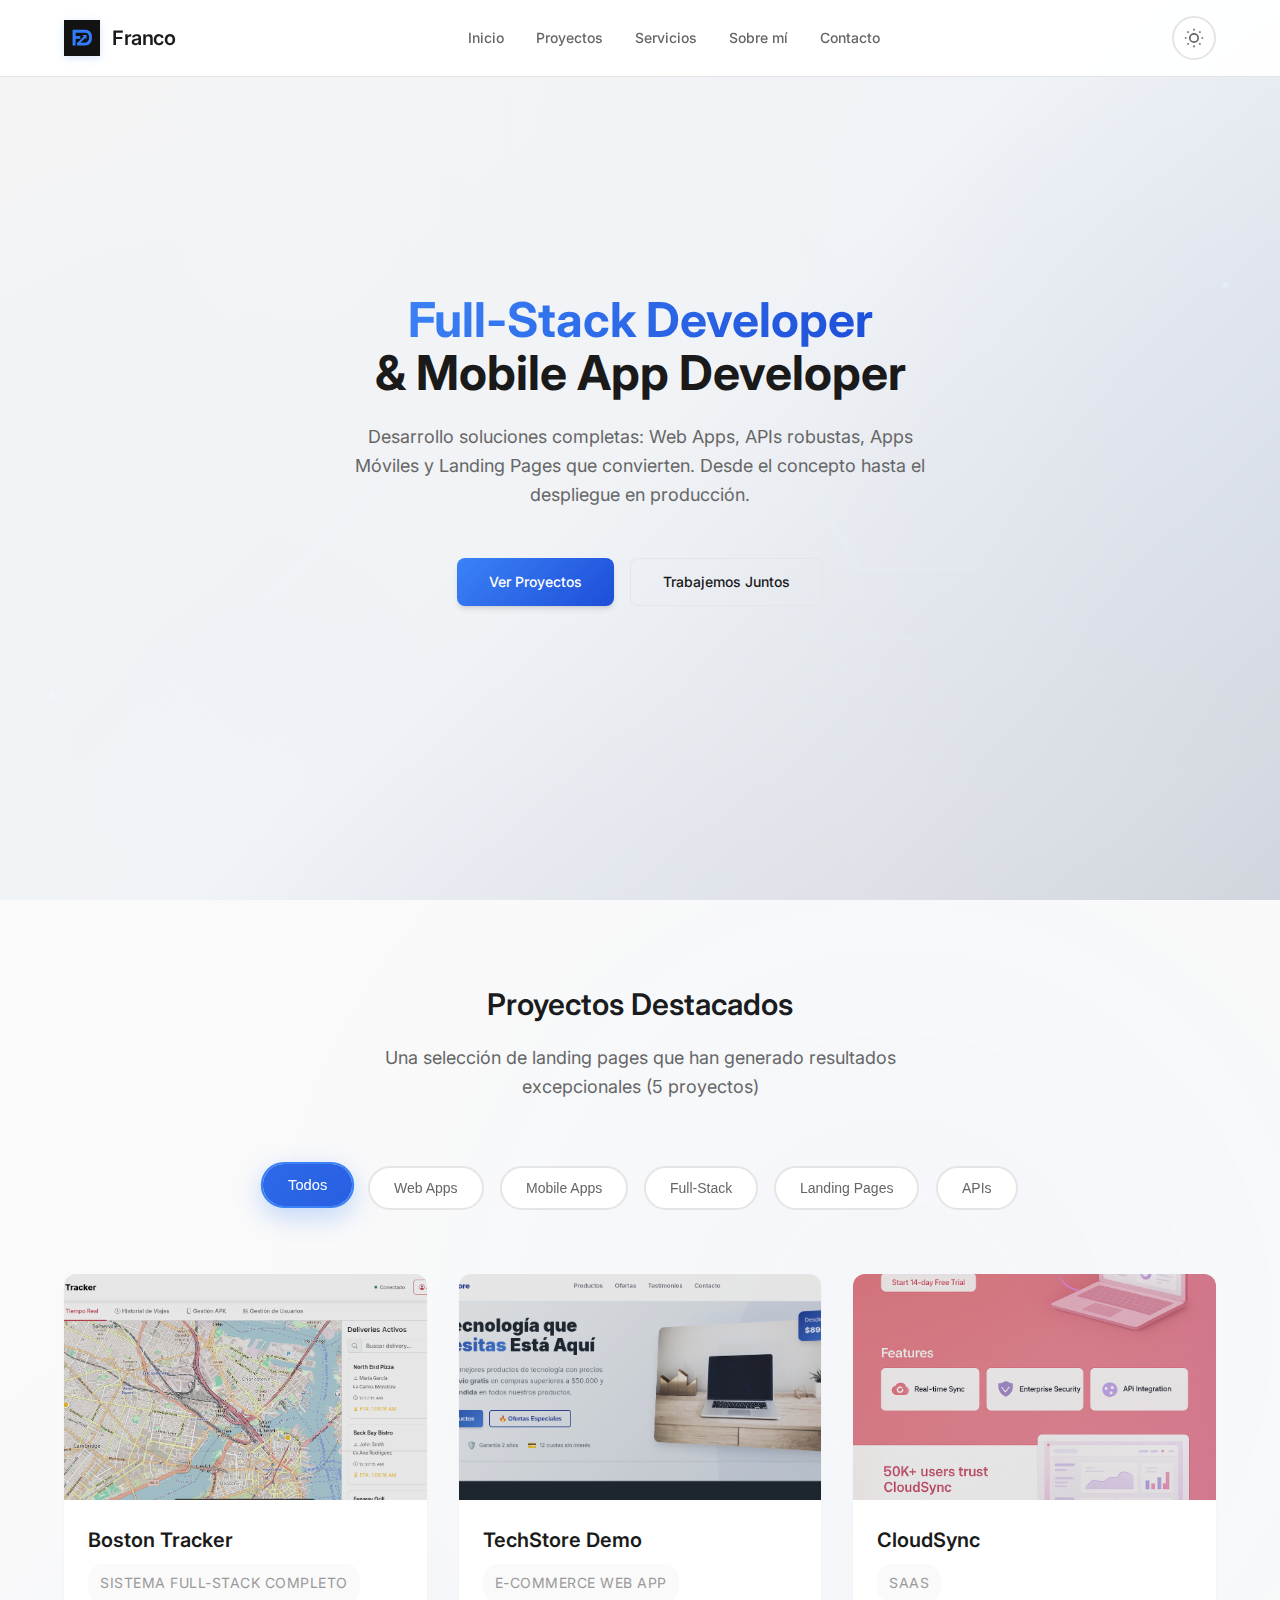
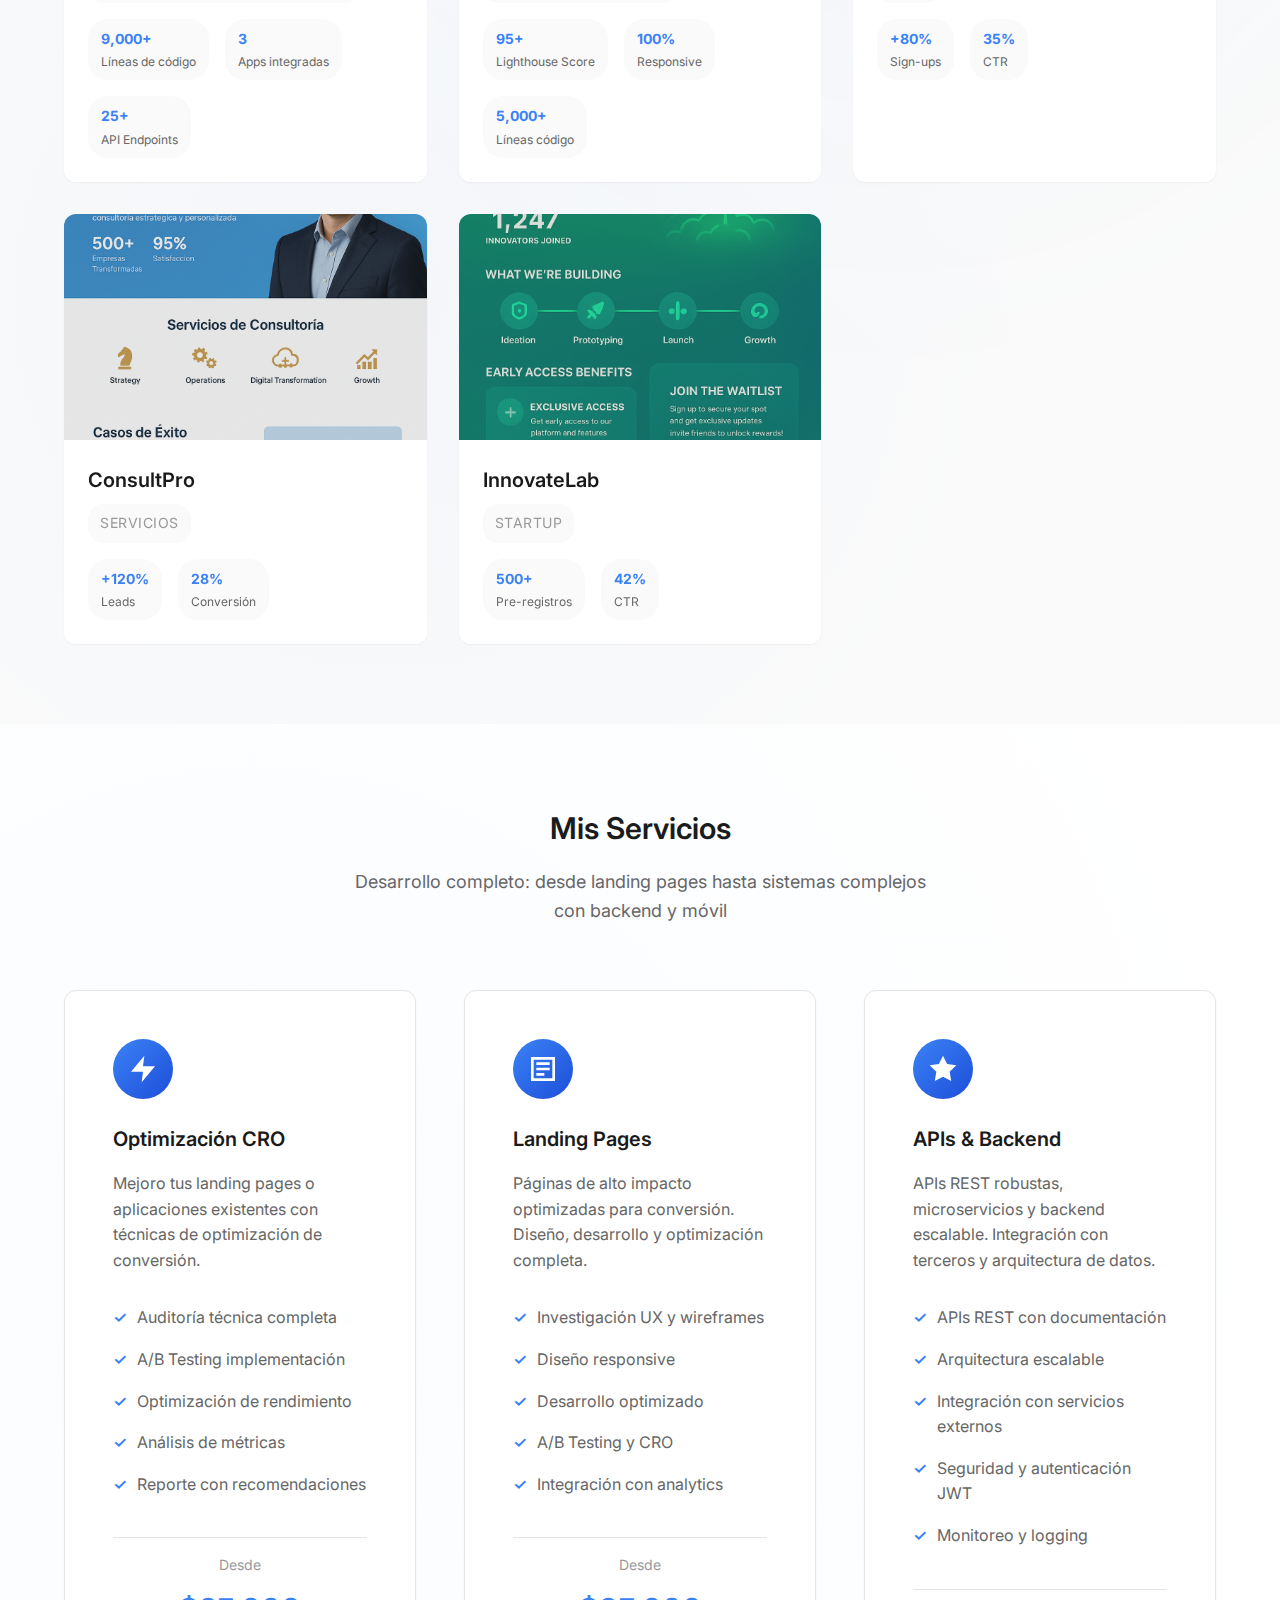
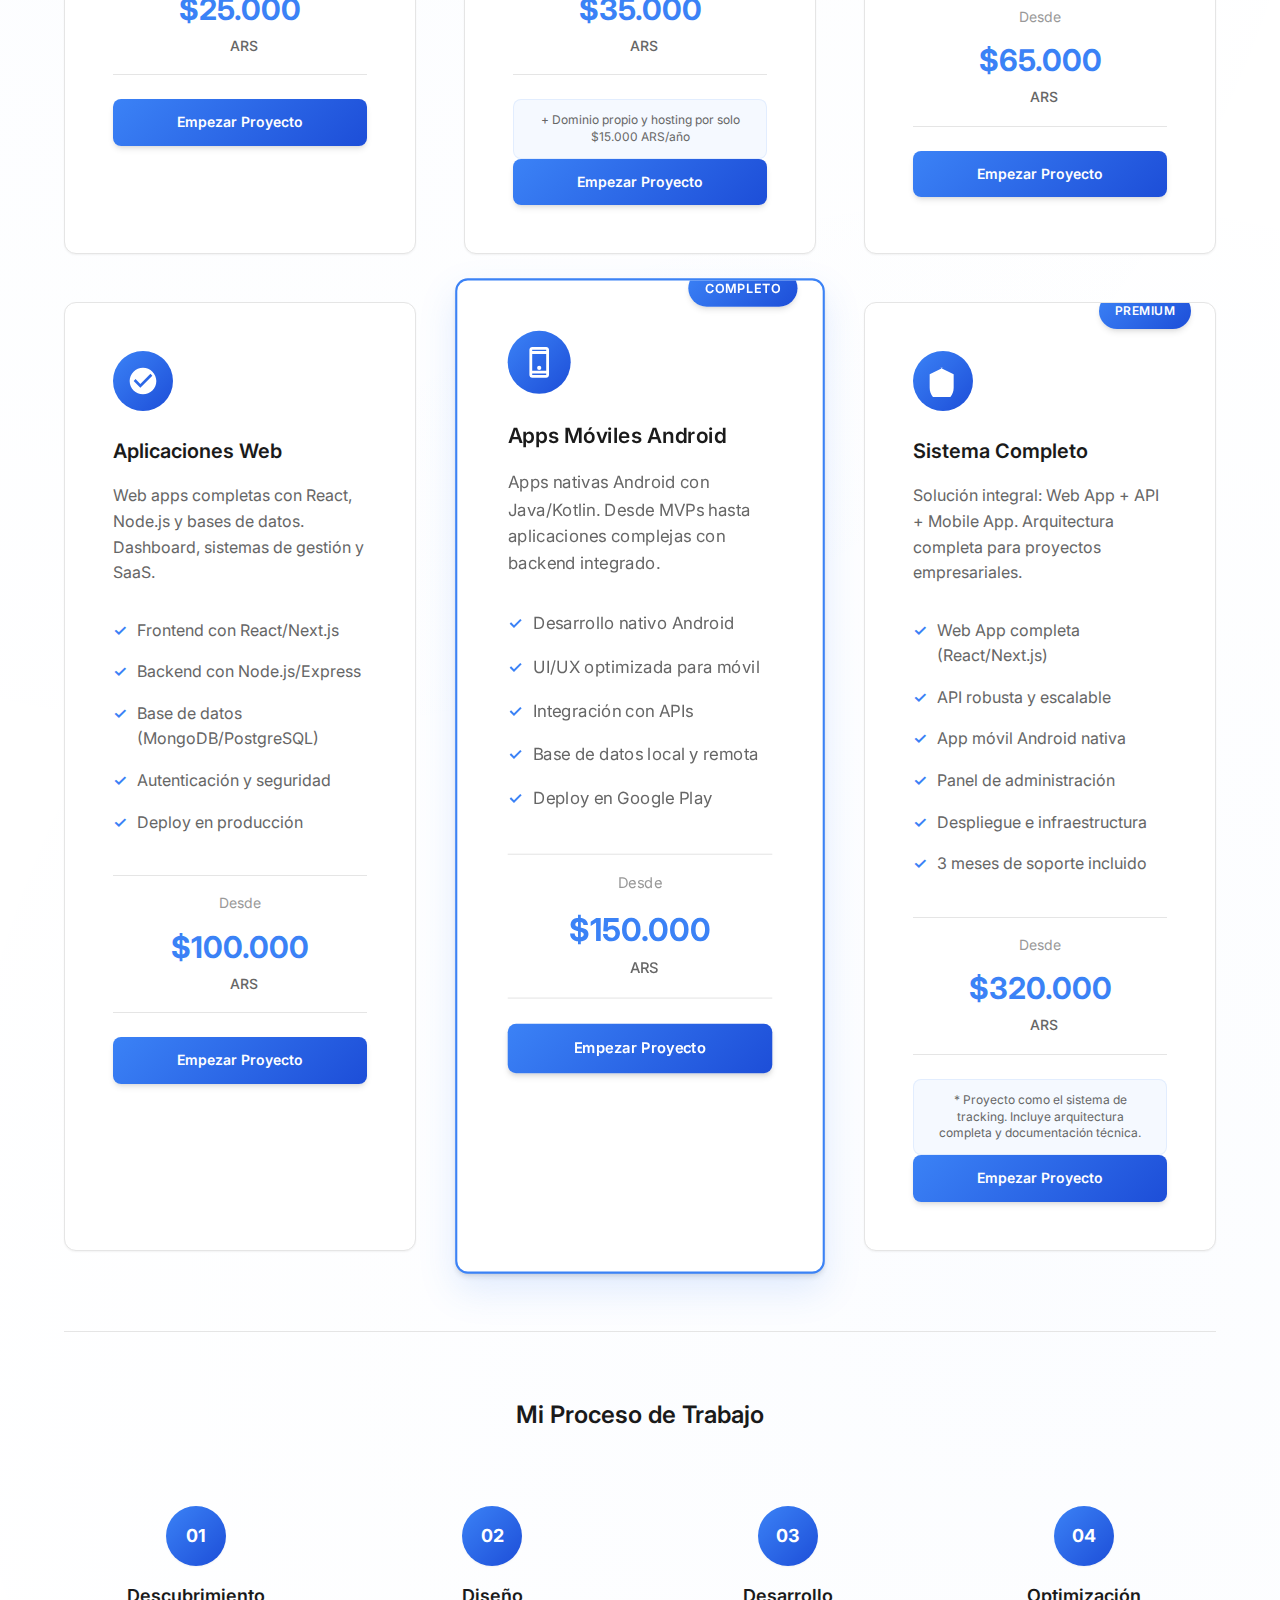
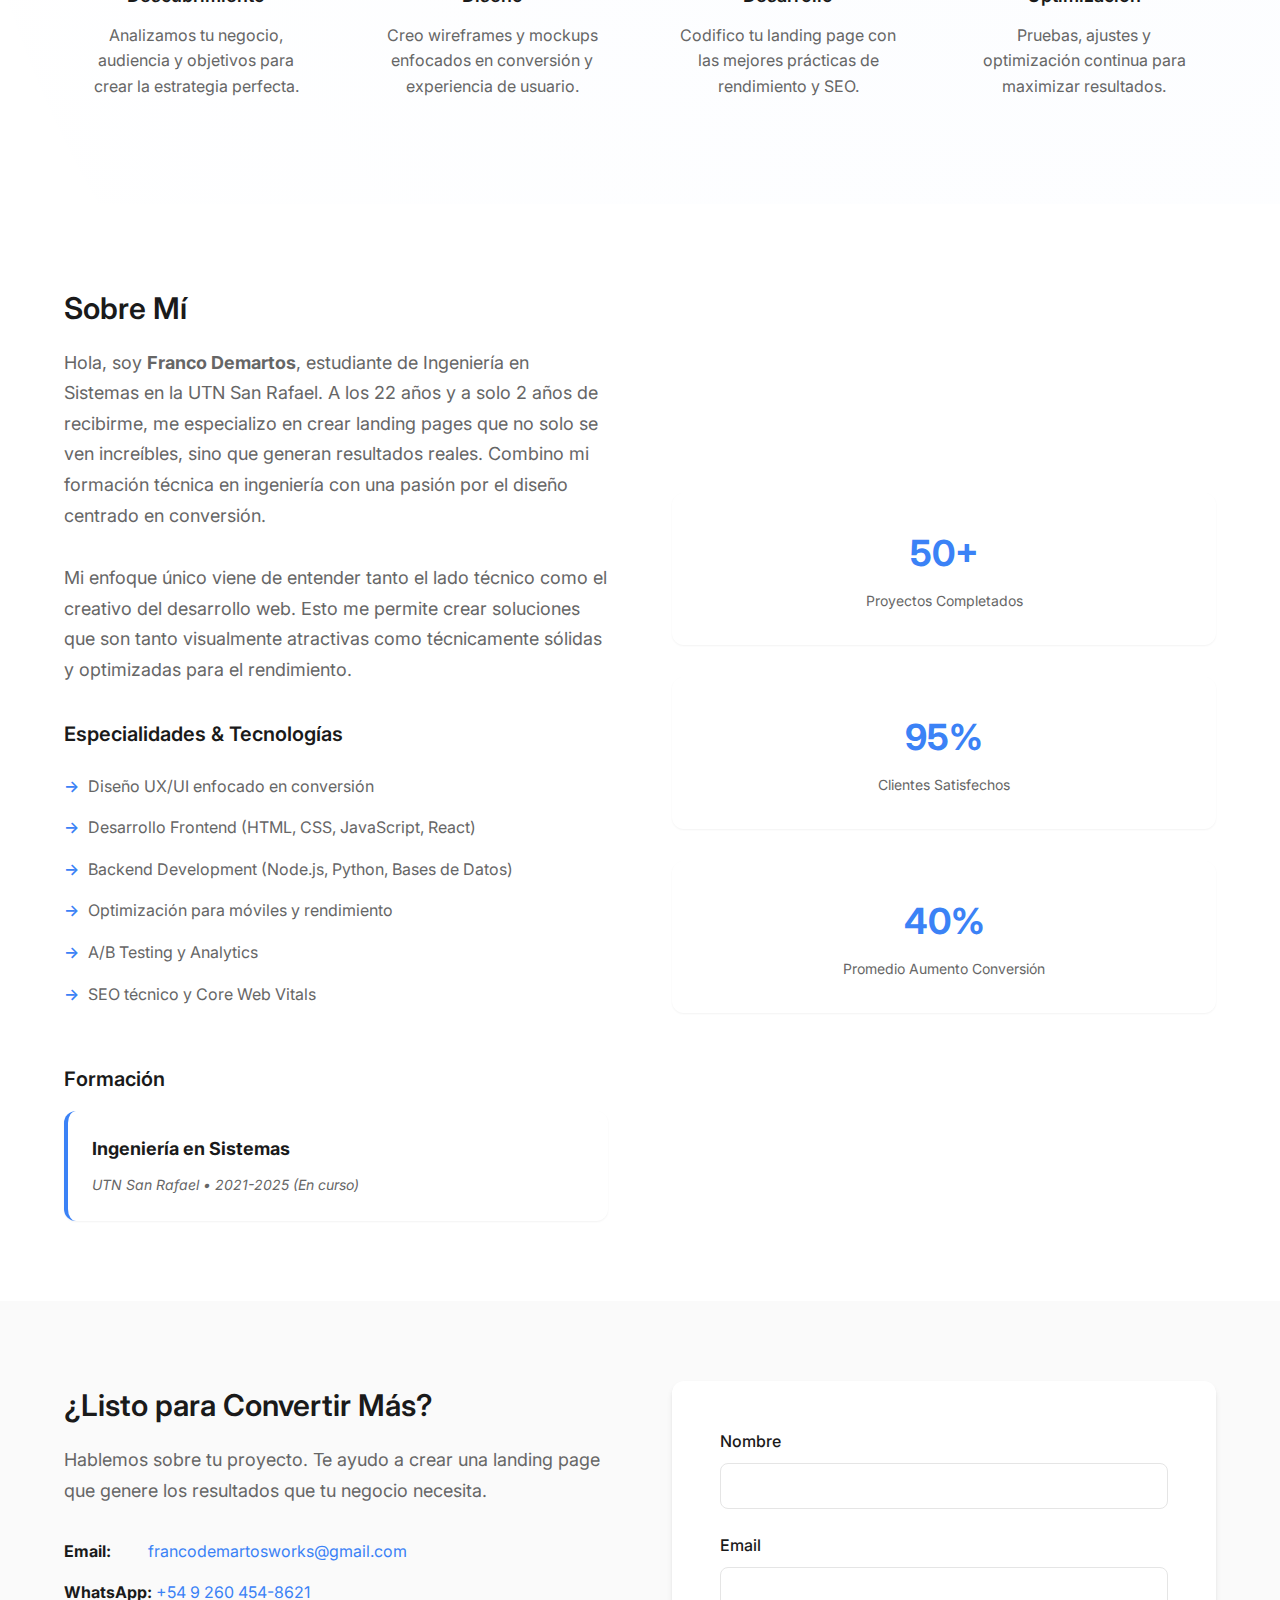
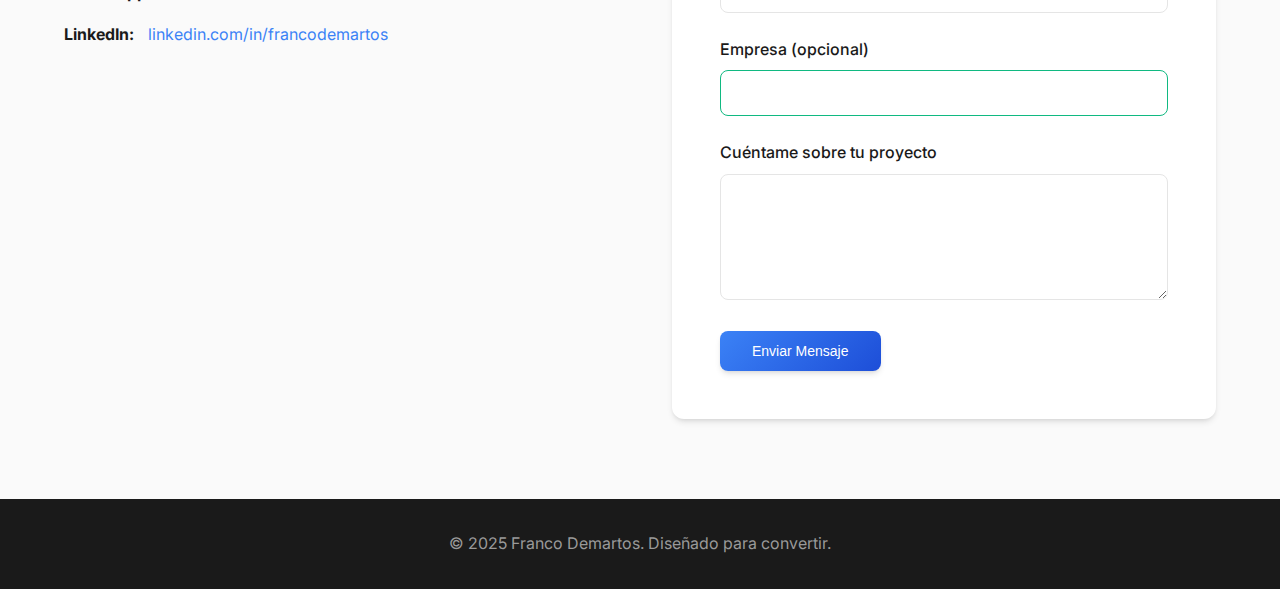
<file: index.html>
<!DOCTYPE html>
<html lang="es">
<head>
    <meta charset="UTF-8">
    <meta name="viewport" content="width=device-width, initial-scale=1.0">
    <title>Franco Demartos - Landing Pages Designer | Diseño Web que Convierte</title>
    <meta name="description" content="Franco Demartos, estudiante de Ingeniería en Sistemas UTN San Rafael. Diseño landing pages profesionales que convierten visitantes en clientes. +40% conversión promedio.">
    <meta name="keywords" content="Franco Demartos, landing pages, diseño web, conversión, UX/UI, frontend, portfolio, diseñador web, UTN San Rafael, ingeniero sistemas">
    <meta name="author" content="Franco Demartos">
    <meta name="robots" content="index, follow">
    
    <!-- Open Graph / Facebook -->
    <meta property="og:type" content="website">
    <meta property="og:url" content="https://tuportfolio.com/">
    <meta property="og:title" content="Franco Demartos - Landing Pages Designer | Diseño Web que Convierte">
    <meta property="og:description" content="Franco Demartos, estudiante de Ingeniería en Sistemas UTN San Rafael. Diseño landing pages profesionales que convierten visitantes en clientes.">
    <meta property="og:image" content="https://tuportfolio.com/assets/og-image.jpg">
    <meta property="og:image:width" content="1200">
    <meta property="og:image:height" content="630">
    <meta property="og:locale" content="es_ES">
    
    <!-- Twitter -->
    <meta property="twitter:card" content="summary_large_image">
    <meta property="twitter:url" content="https://tuportfolio.com/">
    <meta property="twitter:title" content="Franco Demartos - Landing Pages Designer">
    <meta property="twitter:description" content="Estudiante de Ingeniería en Sistemas UTN San Rafael. Diseño landing pages que convierten.">
    <meta property="twitter:image" content="https://tuportfolio.com/assets/og-image.jpg">
    
    <!-- Schema.org structured data -->
    <script type="application/ld+json">
    {
        "@context": "https://schema.org",
        "@type": "Person",
        "name": "Franco Demartos",
        "jobTitle": "Landing Pages Designer & Estudiante de Ingeniería",
        "url": "https://tuportfolio.com",
        "alumniOf": {
            "@type": "CollegeOrUniversity",
            "name": "Universidad Tecnológica Nacional",
            "location": "San Rafael, Argentina"
        },
        "age": 22,
        "sameAs": [
            "https://www.linkedin.com/in/francodemartos/"
        ],
        "knowsAbout": [
            "Landing Page Design",
            "UX/UI Design",
            "Conversion Rate Optimization",
            "Frontend Development",
            "Backend Development",
            "Systems Engineering"
        ],
        "offers": {
            "@type": "Service",
            "name": "Landing Page Design & Development",
            "description": "Diseño y desarrollo de landing pages profesionales que convierten visitantes en clientes"
        }
    }
    </script>
    
    <!-- Favicon and App Icons -->
    <link rel="icon" type="image/png" sizes="32x32" href="assets/logo-fd.png">
    <link rel="icon" type="image/png" sizes="16x16" href="assets/logo-fd.png">
    <link rel="shortcut icon" href="assets/logo-fd.png">
    <link rel="apple-touch-icon" sizes="180x180" href="assets/logo-fd.png">
    <meta name="msapplication-TileImage" content="assets/logo-fd.png">
    <meta name="msapplication-TileColor" content="#3b82f6">
    <meta name="theme-color" content="#3b82f6">
    
    <link rel="preconnect" href="https://fonts.googleapis.com">
    <link rel="preconnect" href="https://fonts.gstatic.com" crossorigin>
    <link href="https://fonts.googleapis.com/css2?family=Inter:wght@300;400;500;600;700&display=swap" rel="stylesheet">
    <link rel="stylesheet" href="styles.css">
    
</head>
<body>
    <!-- Formulario oculto para detección de Netlify Forms -->
    <form name="contact" netlify netlify-honeypot="bot-field" hidden>
        <input type="text" name="name" />
        <input type="email" name="email" />
        <input type="text" name="company" />
        <textarea name="message"></textarea>
    </form>
    <!-- Navigation -->
    <nav class="nav">
        <div class="nav-container">
            <a href="#home" class="nav-logo">
                <img src="assets/logo-fd.png" alt="Franco Demartos" class="logo">
                <span class="logo-text">Franco</span>
            </a>
            <ul class="nav-menu">
                <li><a href="#home" class="nav-link">Inicio</a></li>
                <li><a href="#projects" class="nav-link">Proyectos</a></li>
                <li><a href="#services" class="nav-link">Servicios</a></li>
                <li><a href="#about" class="nav-link">Sobre mí</a></li>
                <li><a href="#contact" class="nav-link">Contacto</a></li>
            </ul>
            <div class="nav-actions">
                <button class="theme-toggle" id="themeToggle" aria-label="Cambiar tema">
                    <svg class="sun-icon" width="20" height="20" viewBox="0 0 24 24" fill="none" xmlns="http://www.w3.org/2000/svg">
                        <circle cx="12" cy="12" r="5" stroke="currentColor" stroke-width="2"/>
                        <path d="M12 1v2M12 21v2M4.22 4.22l1.42 1.42M18.36 18.36l1.42 1.42M1 12h2M21 12h2M4.22 19.78l1.42-1.42M18.36 5.64l1.42-1.42" stroke="currentColor" stroke-width="2"/>
                    </svg>
                    <svg class="moon-icon" width="20" height="20" viewBox="0 0 24 24" fill="none" xmlns="http://www.w3.org/2000/svg">
                        <path d="M21 12.79A9 9 0 1 1 11.21 3 7 7 0 0 0 21 12.79z" stroke="currentColor" stroke-width="2"/>
                    </svg>
                </button>
                <div class="nav-toggle">
                    <span class="bar"></span>
                    <span class="bar"></span>
                    <span class="bar"></span>
                </div>
            </div>
        </div>
    </nav>

    <!-- Hero Section -->
    <section id="home" class="hero">
        <div class="container">
            <div class="hero-content">
                <h1 class="hero-title">
                    <span class="text-gradient">Full-Stack Developer</span><br>
                    & Mobile App Developer
                </h1>
                <p class="hero-subtitle">
                    Desarrollo soluciones completas: Web Apps, APIs robustas, Apps Móviles y Landing Pages 
                    que convierten. Desde el concepto hasta el despliegue en producción.
                </p>
                <div class="hero-cta">
                    <a href="#projects" class="btn btn-primary">Ver Proyectos</a>
                    <a href="#contact" class="btn btn-secondary">Trabajemos Juntos</a>
                </div>
            </div>
        </div>
    </section>

    <!-- Projects Section -->
    <section id="projects" class="projects">
        <div class="container">
            <div class="section-header">
                <h2 class="section-title">Proyectos Destacados</h2>
                <p class="section-subtitle">
                    Una selección de proyectos completos: Web Apps, APIs, Mobile Apps y Landing Pages
                </p>
            </div>

            <!-- Project Filter -->
            <div class="project-filter">
                <button class="filter-btn active" data-filter="all">Todos</button>
                <button class="filter-btn" data-filter="webapp">Web Apps</button>
                <button class="filter-btn" data-filter="mobile">Mobile Apps</button>
                <button class="filter-btn" data-filter="fullstack">Full-Stack</button>
                <button class="filter-btn" data-filter="landing">Landing Pages</button>
                <button class="filter-btn" data-filter="backend">APIs</button>
            </div>

            <!-- Projects Grid -->
            <div class="projects-grid">
                <!-- Project STAR: Boston Tracker -->
                <article class="project-card featured featured-project" data-category="fullstack">
                    <div class="project-image">
                        <img src="assets/project-boston-tracker.png" alt="Boston Tracker - Sistema Completo" loading="lazy">
                        <div class="project-tag premium-tag">🔥 PROYECTO ESTRELLA</div>
                        <div class="project-overlay">
                            <div class="project-overlay-content">
                                <h4 class="overlay-title">Boston Tracker</h4>
                                <p class="overlay-description">Sistema completo de tracking GPS: React Dashboard + API REST + App Móvil nativa</p>
                                <div class="overlay-tech-stack">
                                    <span class="tech-badge">React</span>
                                    <span class="tech-badge">Node.js</span>
                                    <span class="tech-badge">React Native</span>
                                    <span class="tech-badge">PostgreSQL</span>
                                </div>
                                <div class="overlay-buttons">
                                    <button class="btn-view" data-project="boston">Ver Detalles</button>
                                    <a href="http://185.144.157.163/" target="_blank" class="btn-demo">Demo Live</a>
                                </div>
                            </div>
                        </div>
                    </div>
                    <div class="project-info">
                        <h3 class="project-title">Boston Tracker</h3>
                        <p class="project-category">Sistema Full-Stack Completo</p>
                        <div class="project-metrics">
                            <span class="metric">
                                <strong>9,000+</strong>
                                <span>Líneas de código</span>
                            </span>
                            <span class="metric">
                                <strong>3</strong>
                                <span>Apps integradas</span>
                            </span>
                            <span class="metric">
                                <strong>25+</strong>
                                <span>API Endpoints</span>
                            </span>
                        </div>
                    </div>
                </article>

                <!-- Project 1: TechStore Demo -->
                <article class="project-card" data-category="webapp">
                    <div class="project-image">
                        <img src="assets/project-techstore-demo.png" alt="TechStore E-commerce Demo" loading="lazy">
                        <div class="project-tag new-tag">🚀 DEMO EN VIVO</div>
                        <div class="project-overlay">
                            <div class="project-overlay-content">
                                <h4 class="overlay-title">TechStore E-commerce</h4>
                                <p class="overlay-description">E-commerce moderno con carrito funcional, filtros dinámicos y animaciones avanzadas</p>
                                <div class="overlay-tech-stack">
                                    <span class="tech-badge">HTML5</span>
                                    <span class="tech-badge">CSS3</span>
                                    <span class="tech-badge">JavaScript</span>
                                    <span class="tech-badge">PWA</span>
                                </div>
                                <div class="overlay-buttons">
                                    <button class="btn-view" data-project="techstore">Ver Detalles</button>
                                    <a href="https://scribax.github.io/TechStore---E-commerce-Landing---DEMO/" target="_blank" class="btn-demo">Demo Live</a>
                                </div>
                            </div>
                        </div>
                    </div>
                    <div class="project-info">
                        <h3 class="project-title">TechStore Demo</h3>
                        <p class="project-category">E-commerce Web App</p>
                        <div class="project-metrics">
                            <span class="metric">
                                <strong>95+</strong>
                                <span>Lighthouse Score</span>
                            </span>
                            <span class="metric">
                                <strong>100%</strong>
                                <span>Responsive</span>
                            </span>
                            <span class="metric">
                                <strong>5,000+</strong>
                                <span>Líneas código</span>
                            </span>
                        </div>
                    </div>
                </article>

                <!-- Project 2 -->
                <article class="project-card" data-category="saas">
                    <div class="project-image">
                        <img src="assets/project-2.jpg" alt="CloudSync SaaS Landing" loading="lazy">
                        <div class="project-tag">Trending</div>
                        <div class="project-overlay">
                            <div class="project-overlay-content">
                                <h4 class="overlay-title">CloudSync SaaS</h4>
                                <p class="overlay-description">Plataforma cloud que aumentó sign-ups 80% con narrativa visual y demo interactiva</p>
                                <button class="btn-view" data-project="2">Ver Detalles</button>
                            </div>
                        </div>
                    </div>
                    <div class="project-info">
                        <h3 class="project-title">CloudSync</h3>
                        <p class="project-category">SaaS</p>
                        <div class="project-metrics">
                            <span class="metric">
                                <strong>+80%</strong>
                                <span>Sign-ups</span>
                            </span>
                            <span class="metric">
                                <strong>35%</strong>
                                <span>CTR</span>
                            </span>
                        </div>
                    </div>
                </article>

                <!-- Project 3 -->
                <article class="project-card" data-category="services">
                    <div class="project-image">
                        <img src="assets/project-3.jpg" alt="ConsultPro Services Landing" loading="lazy">
                        <div class="project-tag">Popular</div>
                        <div class="project-overlay">
                            <div class="project-overlay-content">
                                <h4 class="overlay-title">ConsultPro Services</h4>
                                <p class="overlay-description">Consultoría profesional que triplicó leads con enfoque en credibilidad y casos de éxito</p>
                                <button class="btn-view" data-project="3">Ver Detalles</button>
                            </div>
                        </div>
                    </div>
                    <div class="project-info">
                        <h3 class="project-title">ConsultPro</h3>
                        <p class="project-category">Servicios</p>
                        <div class="project-metrics">
                            <span class="metric">
                                <strong>+120%</strong>
                                <span>Leads</span>
                            </span>
                            <span class="metric">
                                <strong>28%</strong>
                                <span>Conversión</span>
                            </span>
                        </div>
                    </div>
                </article>

                <!-- Project 4 -->
                <article class="project-card" data-category="startup">
                    <div class="project-image">
                        <img src="assets/project-4.jpg" alt="InnovateLab Startup Landing" loading="lazy">
                        <div class="project-tag">Nuevo</div>
                        <div class="project-overlay">
                            <div class="project-overlay-content">
                                <h4 class="overlay-title">InnovateLab Startup</h4>
                                <p class="overlay-description">Pre-lanzamiento que generó 500+ registros con storytelling y sistema de referidos</p>
                                <button class="btn-view" data-project="4">Ver Detalles</button>
                            </div>
                        </div>
                    </div>
                    <div class="project-info">
                        <h3 class="project-title">InnovateLab</h3>
                        <p class="project-category">Startup</p>
                        <div class="project-metrics">
                            <span class="metric">
                                <strong>500+</strong>
                                <span>Pre-registros</span>
                            </span>
                            <span class="metric">
                                <strong>42%</strong>
                                <span>CTR</span>
                            </span>
                        </div>
                    </div>
                </article>
            </div>
        </div>
    </section>

    <!-- Services Section -->
    <section id="services" class="services">
        <div class="container">
            <div class="section-header">
                <h2 class="section-title">Mis Servicios</h2>
                <p class="section-subtitle">
                    Desarrollo completo: desde landing pages hasta sistemas complejos con backend y móvil
                </p>
            </div>

            <div class="services-grid">
                <!-- Service 1: Optimización CRO -->
                <div class="service-card">
                    <div class="service-icon">
                        <svg width="32" height="32" viewBox="0 0 24 24" fill="none" xmlns="http://www.w3.org/2000/svg">
                            <path d="M13 2L3 14h9l-1 8 10-12h-9l1-8z" fill="currentColor"/>
                        </svg>
                    </div>
                    <h3 class="service-title">Optimización CRO</h3>
                    <p class="service-description">
                        Mejoro tus landing pages o aplicaciones existentes 
                        con técnicas de optimización de conversión.
                    </p>
                    <ul class="service-features">
                        <li>Auditoría técnica completa</li>
                        <li>A/B Testing implementación</li>
                        <li>Optimización de rendimiento</li>
                        <li>Análisis de métricas</li>
                        <li>Reporte con recomendaciones</li>
                    </ul>
                    <div class="service-price">
                        <span class="price-from">Desde</span>
                        <span class="price-amount">$25.000</span>
                        <span class="price-currency">ARS</span>
                    </div>
                    <a href="#contact" class="btn btn-primary service-btn">Empezar Proyecto</a>
                </div>

                <!-- Service 2: Landing Pages -->
                <div class="service-card">
                    <div class="service-icon">
                        <svg width="32" height="32" viewBox="0 0 24 24" fill="none" xmlns="http://www.w3.org/2000/svg">
                            <path d="M3 3v18h18V3H3zm16 16H5V5h14v14z" fill="currentColor"/>
                            <path d="M7 7h10v2H7V7zm0 4h10v2H7v-2zm0 4h6v2H7v-2z" fill="currentColor"/>
                        </svg>
                    </div>
                    <h3 class="service-title">Landing Pages</h3>
                    <p class="service-description">
                        Páginas de alto impacto optimizadas para conversión. 
                        Diseño, desarrollo y optimización completa.
                    </p>
                    <ul class="service-features">
                        <li>Investigación UX y wireframes</li>
                        <li>Diseño responsive</li>
                        <li>Desarrollo optimizado</li>
                        <li>A/B Testing y CRO</li>
                        <li>Integración con analytics</li>
                    </ul>
                    <div class="service-price">
                        <span class="price-from">Desde</span>
                        <span class="price-amount">$35.000</span>
                        <span class="price-currency">ARS</span>
                    </div>
                    <div class="service-note">
                        <small>+ Dominio propio y hosting por solo $15.000 ARS/año</small>
                    </div>
                    <a href="#contact" class="btn btn-primary service-btn">Empezar Proyecto</a>
                </div>

                <!-- Service 3: APIs & Backend -->
                <div class="service-card">
                    <div class="service-icon">
                        <svg width="32" height="32" viewBox="0 0 24 24" fill="none" xmlns="http://www.w3.org/2000/svg">
                            <path d="M12 2l3.09 6.26L22 9.27l-5 4.87 1.18 6.88L12 17.77l-6.18 3.25L7 14.14 2 9.27l6.91-1.01L12 2z" fill="currentColor"/>
                        </svg>
                    </div>
                    <h3 class="service-title">APIs & Backend</h3>
                    <p class="service-description">
                        APIs REST robustas, microservicios y backend escalable. 
                        Integración con terceros y arquitectura de datos.
                    </p>
                    <ul class="service-features">
                        <li>APIs REST con documentación</li>
                        <li>Arquitectura escalable</li>
                        <li>Integración con servicios externos</li>
                        <li>Seguridad y autenticación JWT</li>
                        <li>Monitoreo y logging</li>
                    </ul>
                    <div class="service-price">
                        <span class="price-from">Desde</span>
                        <span class="price-amount">$65.000</span>
                        <span class="price-currency">ARS</span>
                    </div>
                    <a href="#contact" class="btn btn-primary service-btn">Empezar Proyecto</a>
                </div>

                <!-- Service 4: Aplicaciones Web -->
                <div class="service-card">
                    <div class="service-icon">
                        <svg width="32" height="32" viewBox="0 0 24 24" fill="none" xmlns="http://www.w3.org/2000/svg">
                            <path d="M12 2C6.48 2 2 6.48 2 12s4.48 10 10 10 10-4.48 10-10S17.52 2 12 2zm-2 15l-5-5 1.41-1.41L10 14.17l7.59-7.59L19 8l-9 9z" fill="currentColor"/>
                        </svg>
                    </div>
                    <h3 class="service-title">Aplicaciones Web</h3>
                    <p class="service-description">
                        Web apps completas con React, Node.js y bases de datos. 
                        Dashboard, sistemas de gestión y SaaS.
                    </p>
                    <ul class="service-features">
                        <li>Frontend con React/Next.js</li>
                        <li>Backend con Node.js/Express</li>
                        <li>Base de datos (MongoDB/PostgreSQL)</li>
                        <li>Autenticación y seguridad</li>
                        <li>Deploy en producción</li>
                    </ul>
                    <div class="service-price">
                        <span class="price-from">Desde</span>
                        <span class="price-amount">$100.000</span>
                        <span class="price-currency">ARS</span>
                    </div>
                    <a href="#contact" class="btn btn-primary service-btn">Empezar Proyecto</a>
                </div>

                <!-- Service 5: Apps Móviles -->
                <div class="service-card featured">
                    <div class="service-badge">Completo</div>
                    <div class="service-icon">
                        <svg width="32" height="32" viewBox="0 0 24 24" fill="none" xmlns="http://www.w3.org/2000/svg">
                            <path d="M17 1H7C5.9 1 5 1.9 5 3v18c0 1.1.9 2 2 2h10c1.1 0 2-.9 2-2V3c0-1.1-.9-2-2-2zM7 4V3h10v1H7zm0 14V6h10v12H7zm0 3v-1h10v1H7z" fill="currentColor"/>
                            <circle cx="12" cy="16" r="1.5" fill="white"/>
                        </svg>
                    </div>
                    <h3 class="service-title">Apps Móviles Android</h3>
                    <p class="service-description">
                        Apps nativas Android con Java/Kotlin. Desde MVPs hasta 
                        aplicaciones complejas con backend integrado.
                    </p>
                    <ul class="service-features">
                        <li>Desarrollo nativo Android</li>
                        <li>UI/UX optimizada para móvil</li>
                        <li>Integración con APIs</li>
                        <li>Base de datos local y remota</li>
                        <li>Deploy en Google Play</li>
                    </ul>
                    <div class="service-price">
                        <span class="price-from">Desde</span>
                        <span class="price-amount">$150.000</span>
                        <span class="price-currency">ARS</span>
                    </div>
                    <a href="#contact" class="btn btn-primary service-btn">Empezar Proyecto</a>
                </div>

                <!-- Service 6: Sistemas Completos -->
                <div class="service-card premium">
                    <div class="service-badge">Premium</div>
                    <div class="service-icon">
                        <svg width="32" height="32" viewBox="0 0 24 24" fill="none" xmlns="http://www.w3.org/2000/svg">
                            <path d="M12 2L2 7v10c0 5.55 3.84 9.74 9 11 5.16-1.26 9-5.45 9-11V7l-10-5z" fill="currentColor"/>
                            <path d="M9 12l2 2 4-4" stroke="white" stroke-width="2" stroke-linecap="round" stroke-linejoin="round"/>
                        </svg>
                    </div>
                    <h3 class="service-title">Sistema Completo</h3>
                    <p class="service-description">
                        Solución integral: Web App + API + Mobile App. 
                        Arquitectura completa para proyectos empresariales.
                    </p>
                    <ul class="service-features">
                        <li>Web App completa (React/Next.js)</li>
                        <li>API robusta y escalable</li>
                        <li>App móvil Android nativa</li>
                        <li>Panel de administración</li>
                        <li>Despliegue e infraestructura</li>
                        <li>3 meses de soporte incluido</li>
                    </ul>
                    <div class="service-price">
                        <span class="price-from">Desde</span>
                        <span class="price-amount">$320.000</span>
                        <span class="price-currency">ARS</span>
                    </div>
                    <div class="service-note">
                        <small>* Proyecto como el sistema de tracking. Incluye arquitectura completa y documentación técnica.</small>
                    </div>
                    <a href="#contact" class="btn btn-primary service-btn">Empezar Proyecto</a>
                </div>
            </div>

            <!-- Process Section -->
            <div class="process-section">
                <h3 class="process-title">Mi Proceso de Trabajo</h3>
                <div class="process-steps">
                    <div class="process-step">
                        <div class="step-number">01</div>
                        <h4>Descubrimiento</h4>
                        <p>Analizamos tu negocio, audiencia y objetivos para crear la estrategia perfecta.</p>
                    </div>
                    <div class="process-step">
                        <div class="step-number">02</div>
                        <h4>Diseño</h4>
                        <p>Creo wireframes y mockups enfocados en conversión y experiencia de usuario.</p>
                    </div>
                    <div class="process-step">
                        <div class="step-number">03</div>
                        <h4>Desarrollo</h4>
                        <p>Codifico tu landing page con las mejores prácticas de rendimiento y SEO.</p>
                    </div>
                    <div class="process-step">
                        <div class="step-number">04</div>
                        <h4>Optimización</h4>
                        <p>Pruebas, ajustes y optimización continua para maximizar resultados.</p>
                    </div>
                </div>
            </div>
        </div>
    </section>

    <!-- About Section -->
    <section id="about" class="about">
        <div class="container">
            <div class="about-content">
                <div class="about-text">
                    <h2 class="section-title">Sobre Mí</h2>
                    <p class="about-description">
                        Hola, soy <strong>Franco Demartos</strong>, estudiante de Ingeniería en Sistemas en la UTN San Rafael. 
                        A los 22 años y a solo 2 años de recibirme, me especializo en crear landing pages que no solo se ven 
                        increíbles, sino que generan resultados reales. Combino mi formación técnica en ingeniería 
                        con una pasión por el diseño centrado en conversión.
                    </p>
                    <p class="about-description">
                        Mi enfoque único viene de entender tanto el lado técnico como el creativo del desarrollo web. 
                        Esto me permite crear soluciones que son tanto visualmente atractivas como 
                        técnicamente sólidas y optimizadas para el rendimiento.
                    </p>
                    <div class="about-skills">
                        <h3>Especialidades & Tecnologías</h3>
                        <ul class="skills-list">
                            <li>Diseño UX/UI enfocado en conversión</li>
                            <li>Desarrollo Frontend (HTML, CSS, JavaScript, React)</li>
                            <li>Backend Development (Node.js, Python, Bases de Datos)</li>
                            <li>Optimización para móviles y rendimiento</li>
                            <li>A/B Testing y Analytics</li>
                            <li>SEO técnico y Core Web Vitals</li>
                        </ul>
                    </div>
                    <div class="about-education">
                        <h3>Formación</h3>
                        <div class="education-item">
                            <strong>Ingeniería en Sistemas</strong>
                            <span class="education-details">UTN San Rafael • 2021-2025 (En curso)</span>
                        </div>
                    </div>
                </div>
                <div class="about-stats">
                    <div class="stat">
                        <h3 class="stat-number">50+</h3>
                        <p class="stat-label">Proyectos Completados</p>
                    </div>
                    <div class="stat">
                        <h3 class="stat-number">95%</h3>
                        <p class="stat-label">Clientes Satisfechos</p>
                    </div>
                    <div class="stat">
                        <h3 class="stat-number">40%</h3>
                        <p class="stat-label">Promedio Aumento Conversión</p>
                    </div>
                </div>
            </div>
        </div>
    </section>

    <!-- Contact Section -->
    <section id="contact" class="contact">
        <div class="container">
            <div class="contact-content">
                <div class="contact-info">
                    <h2 class="section-title">¿Listo para Convertir Más?</h2>
                    <p class="contact-description">
                        Hablemos sobre tu proyecto. Te ayudo a crear una landing page 
                        que genere los resultados que tu negocio necesita.
                    </p>
                    <div class="contact-details">
                        <div class="contact-item">
                            <strong>Email:</strong>
                            <a href="mailto:francodemartosworks@gmail.com">francodemartosworks@gmail.com</a>
                        </div>
                        <div class="contact-item">
                            <strong>WhatsApp:</strong>
                            <a href="https://wa.me/5492604548621" target="_blank">+54 9 260 454-8621</a>
                        </div>
                        <div class="contact-item">
                            <strong>LinkedIn:</strong>
                            <a href="https://www.linkedin.com/in/francodemartos/" target="_blank">linkedin.com/in/francodemartos</a>
                        </div>
                    </div>
                </div>
                
                <form class="contact-form" id="contactForm" name="contact" method="POST" data-netlify="true" netlify-honeypot="bot-field" action="./thank-you.html">
                    <!-- Campo honeypot anti-spam (oculto) -->
                    <div style="display: none;">
                        <label for="bot-field">No llenar si eres humano:</label>
                        <input name="bot-field">
                    </div>
                    
                    <div class="form-group">
                        <label for="name">Nombre</label>
                        <input type="text" id="name" name="name" required>
                        <div class="error-message" id="nameError"></div>
                    </div>
                    <div class="form-group">
                        <label for="email">Email</label>
                        <input type="email" id="email" name="email" required>
                        <div class="error-message" id="emailError"></div>
                    </div>
                    <div class="form-group">
                        <label for="company">Empresa (opcional)</label>
                        <input type="text" id="company" name="company">
                    </div>
                    <div class="form-group">
                        <label for="message">Cuéntame sobre tu proyecto</label>
                        <textarea id="message" name="message" rows="5" required></textarea>
                        <div class="error-message" id="messageError"></div>
                    </div>
                    <div class="form-status" id="formStatus"></div>
                    <button type="submit" class="btn btn-primary" id="submitBtn">Enviar Mensaje</button>
                </form>
            </div>
        </div>
    </section>

    <!-- Footer -->
    <footer class="footer">
        <div class="container">
            <p>&copy; 2025 Franco Demartos. Diseñado para convertir.</p>
        </div>
    </footer>

    <!-- Project Modal -->
    <div id="projectModal" class="modal">
        <div class="modal-content">
            <span class="modal-close">&times;</span>
            <div id="modalBody">
                <!-- Content will be populated by JavaScript -->
            </div>
        </div>
    </div>

    <script src="script.js"></script>
</body>
</html>
</file>
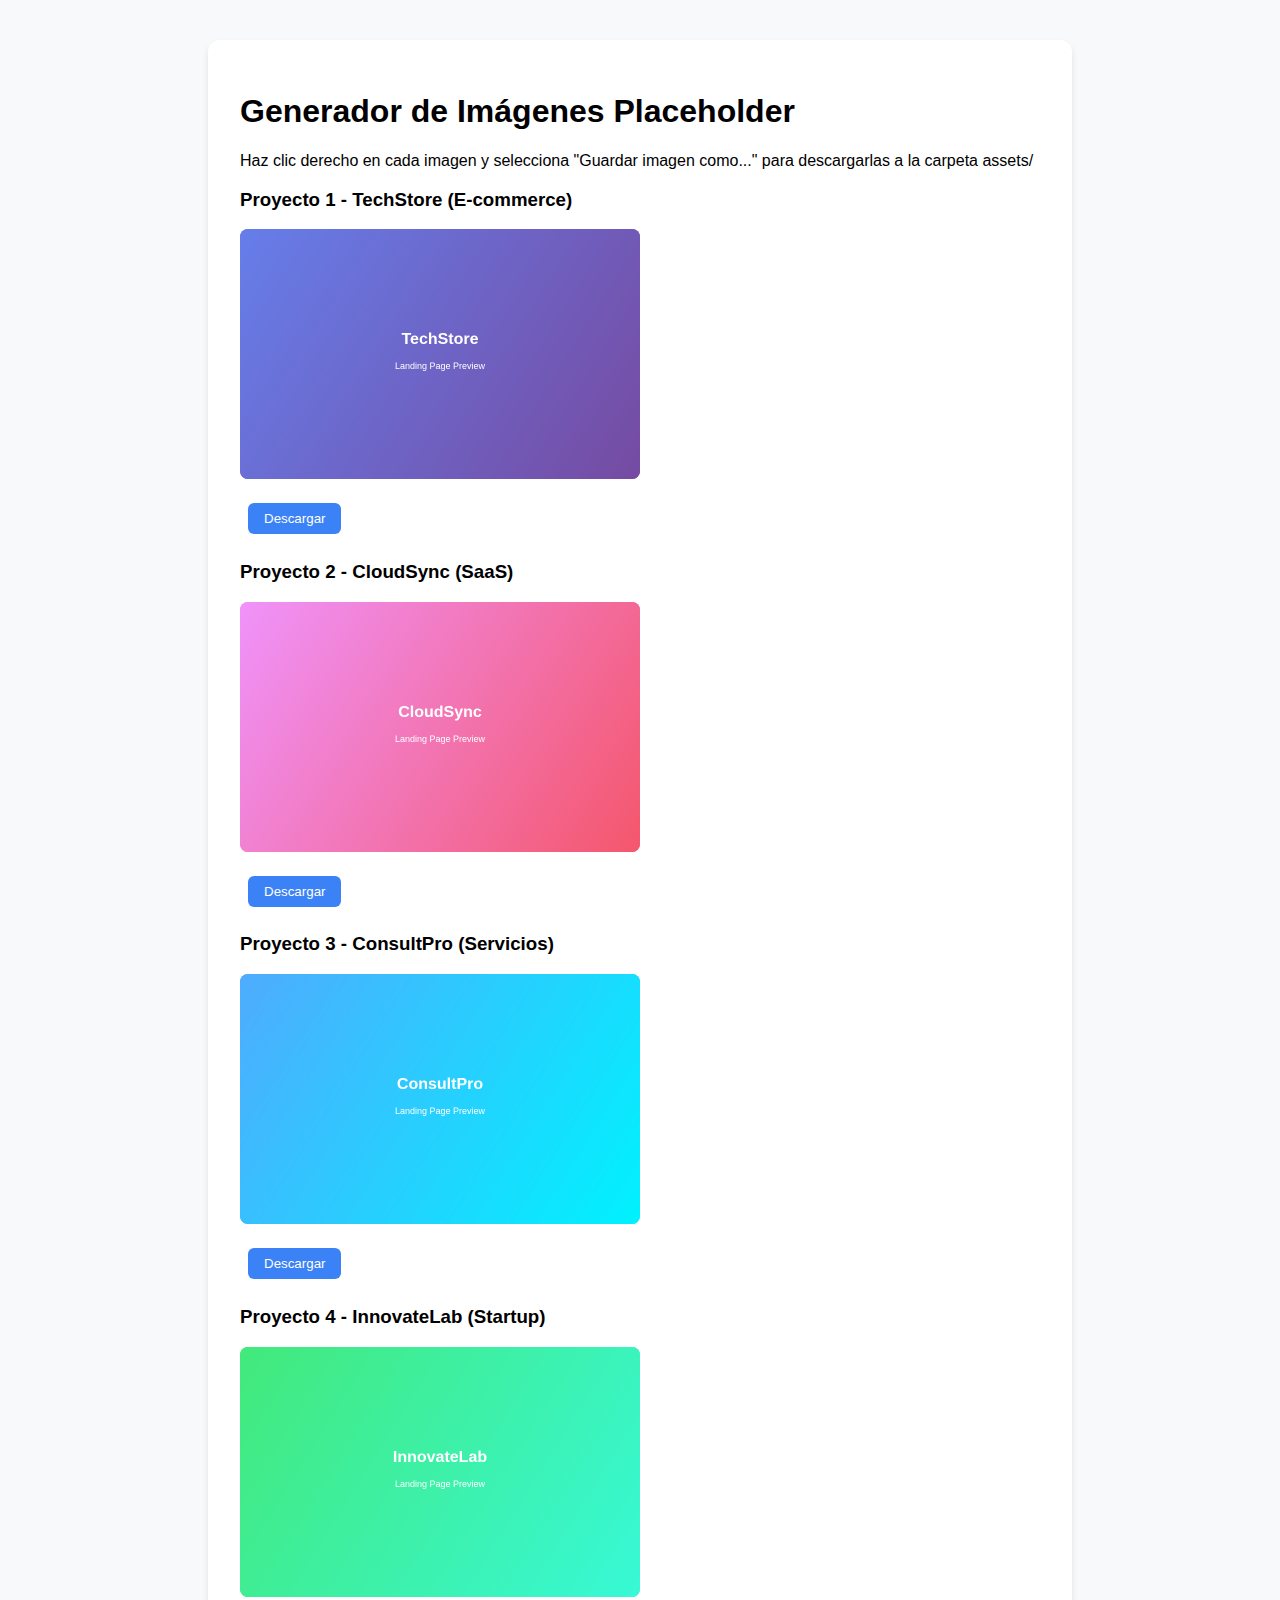
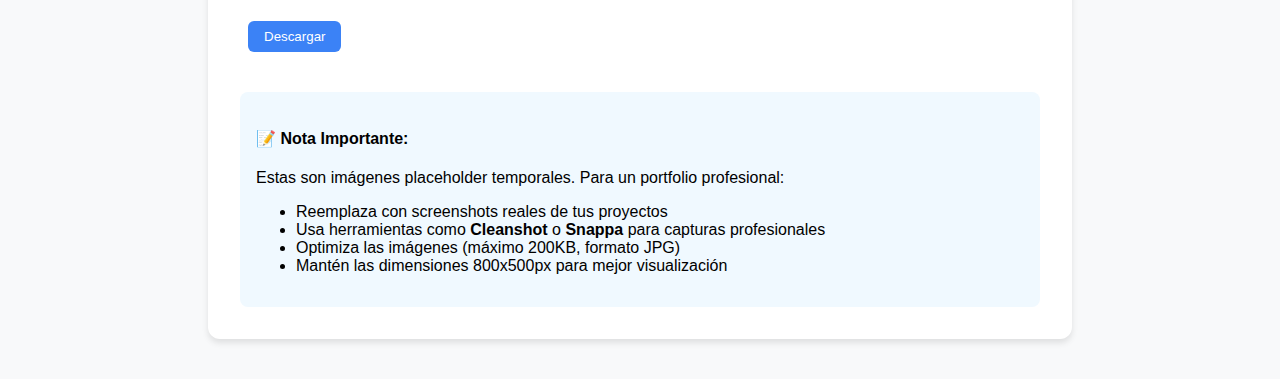
<file: create-placeholders.html>
<!DOCTYPE html>
<html lang="es">
<head>
    <meta charset="UTF-8">
    <meta name="viewport" content="width=device-width, initial-scale=1.0">
    <title>Generador de Placeholders</title>
    <style>
        body {
            font-family: 'Inter', sans-serif;
            padding: 2rem;
            background: #f8f9fa;
        }
        .container {
            max-width: 800px;
            margin: 0 auto;
            background: white;
            padding: 2rem;
            border-radius: 12px;
            box-shadow: 0 4px 6px rgba(0,0,0,0.1);
        }
        .placeholder {
            width: 400px;
            height: 250px;
            margin: 1rem 0;
            border-radius: 8px;
            display: flex;
            align-items: center;
            justify-content: center;
            color: white;
            font-weight: 600;
            font-size: 1.2rem;
            text-align: center;
        }
        .ecommerce { background: linear-gradient(135deg, #667eea 0%, #764ba2 100%); }
        .saas { background: linear-gradient(135deg, #f093fb 0%, #f5576c 100%); }
        .services { background: linear-gradient(135deg, #4facfe 0%, #00f2fe 100%); }
        .startup { background: linear-gradient(135deg, #43e97b 0%, #38f9d7 100%); }
        .download-btn {
            background: #3b82f6;
            color: white;
            padding: 0.5rem 1rem;
            border: none;
            border-radius: 6px;
            cursor: pointer;
            margin: 0.5rem;
        }
        .download-btn:hover {
            background: #2563eb;
        }
    </style>
</head>
<body>
    <div class="container">
        <h1>Generador de Imágenes Placeholder</h1>
        <p>Haz clic derecho en cada imagen y selecciona "Guardar imagen como..." para descargarlas a la carpeta assets/</p>
        
        <h3>Proyecto 1 - TechStore (E-commerce)</h3>
        <canvas id="project1" class="placeholder ecommerce" width="800" height="500"></canvas>
        <button class="download-btn" onclick="downloadCanvas('project1', 'project-1.jpg')">Descargar</button>
        
        <h3>Proyecto 2 - CloudSync (SaaS)</h3>
        <canvas id="project2" class="placeholder saas" width="800" height="500"></canvas>
        <button class="download-btn" onclick="downloadCanvas('project2', 'project-2.jpg')">Descargar</button>
        
        <h3>Proyecto 3 - ConsultPro (Servicios)</h3>
        <canvas id="project3" class="placeholder services" width="800" height="500"></canvas>
        <button class="download-btn" onclick="downloadCanvas('project3', 'project-3.jpg')">Descargar</button>
        
        <h3>Proyecto 4 - InnovateLab (Startup)</h3>
        <canvas id="project4" class="placeholder startup" width="800" height="500"></canvas>
        <button class="download-btn" onclick="downloadCanvas('project4', 'project-4.jpg')">Descargar</button>
        
        <div style="margin-top: 2rem; padding: 1rem; background: #f0f9ff; border-radius: 8px;">
            <h4>📝 Nota Importante:</h4>
            <p>Estas son imágenes placeholder temporales. Para un portfolio profesional:</p>
            <ul>
                <li>Reemplaza con screenshots reales de tus proyectos</li>
                <li>Usa herramientas como <strong>Cleanshot</strong> o <strong>Snappa</strong> para capturas profesionales</li>
                <li>Optimiza las imágenes (máximo 200KB, formato JPG)</li>
                <li>Mantén las dimensiones 800x500px para mejor visualización</li>
            </ul>
        </div>
    </div>

    <script>
        // Crear placeholders en canvas
        function createPlaceholder(canvasId, title, gradient) {
            const canvas = document.getElementById(canvasId);
            const ctx = canvas.getContext('2d');
            
            // Crear gradiente
            const grd = ctx.createLinearGradient(0, 0, 800, 500);
            if (gradient === 'ecommerce') {
                grd.addColorStop(0, '#667eea');
                grd.addColorStop(1, '#764ba2');
            } else if (gradient === 'saas') {
                grd.addColorStop(0, '#f093fb');
                grd.addColorStop(1, '#f5576c');
            } else if (gradient === 'services') {
                grd.addColorStop(0, '#4facfe');
                grd.addColorStop(1, '#00f2fe');
            } else if (gradient === 'startup') {
                grd.addColorStop(0, '#43e97b');
                grd.addColorStop(1, '#38f9d7');
            }
            
            ctx.fillStyle = grd;
            ctx.fillRect(0, 0, 800, 500);
            
            // Agregar texto
            ctx.fillStyle = 'white';
            ctx.font = 'bold 32px Inter, sans-serif';
            ctx.textAlign = 'center';
            ctx.fillText(title, 400, 230);
            
            ctx.font = '18px Inter, sans-serif';
            ctx.fillText('Landing Page Preview', 400, 280);
        }
        
        // Generar placeholders
        createPlaceholder('project1', 'TechStore', 'ecommerce');
        createPlaceholder('project2', 'CloudSync', 'saas');
        createPlaceholder('project3', 'ConsultPro', 'services');
        createPlaceholder('project4', 'InnovateLab', 'startup');
        
        // Función para descargar canvas como imagen
        function downloadCanvas(canvasId, filename) {
            const canvas = document.getElementById(canvasId);
            const link = document.createElement('a');
            link.download = filename;
            link.href = canvas.toDataURL('image/jpeg', 0.8);
            link.click();
        }
    </script>
</body>
</html>
</file>
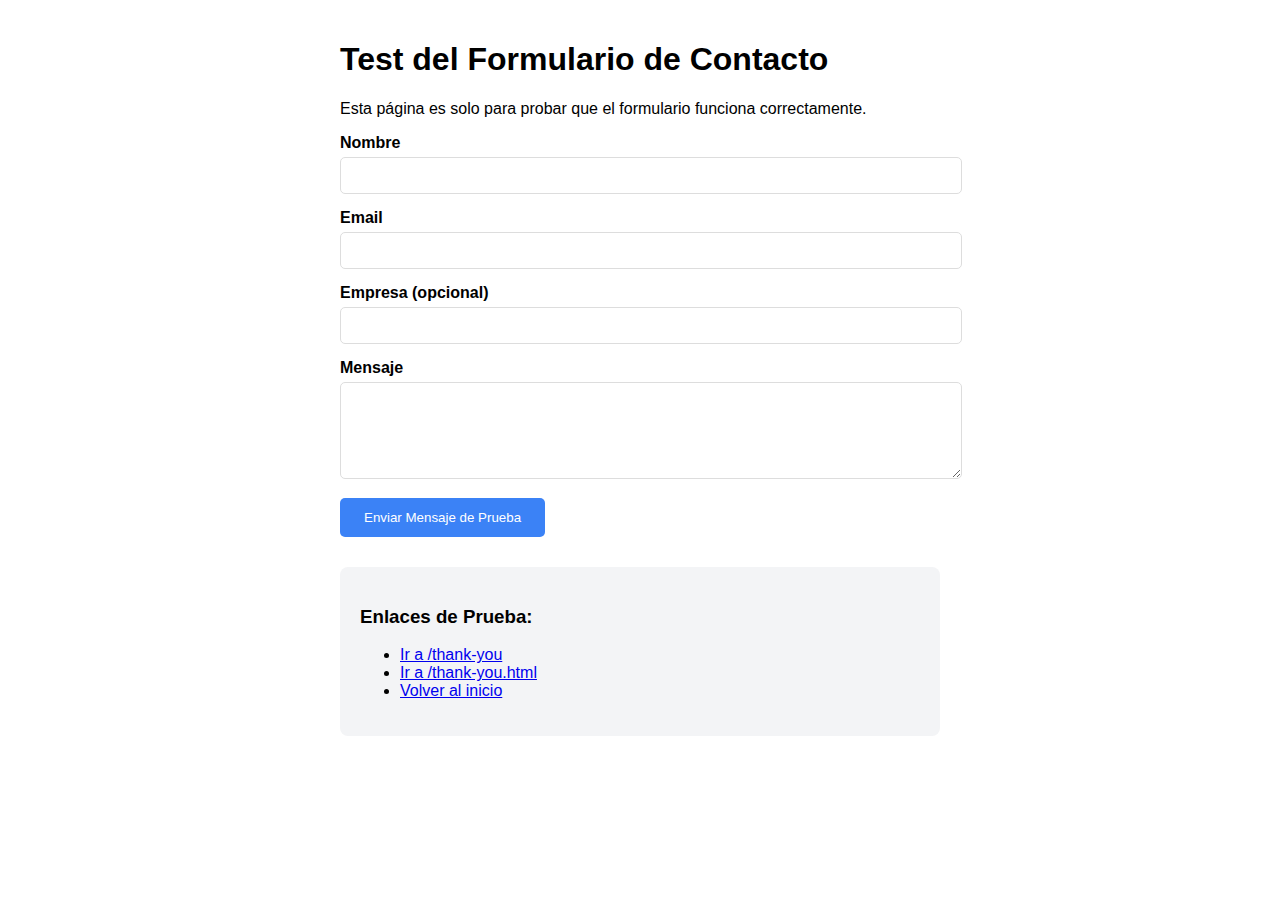
<file: test-form.html>
<!DOCTYPE html>
<html lang="es">
<head>
    <meta charset="UTF-8">
    <meta name="viewport" content="width=device-width, initial-scale=1.0">
    <title>Test Form - Franco Demartos</title>
    <style>
        body { font-family: Arial, sans-serif; padding: 20px; max-width: 600px; margin: 0 auto; }
        .form-group { margin-bottom: 15px; }
        label { display: block; margin-bottom: 5px; font-weight: bold; }
        input, textarea { width: 100%; padding: 10px; border: 1px solid #ddd; border-radius: 5px; }
        button { background: #3b82f6; color: white; padding: 12px 24px; border: none; border-radius: 5px; cursor: pointer; }
        button:hover { background: #2563eb; }
        .success { color: #10b981; padding: 10px; background: #ecfdf5; border-radius: 5px; margin: 10px 0; }
        .error { color: #ef4444; padding: 10px; background: #fef2f2; border-radius: 5px; margin: 10px 0; }
    </style>
</head>
<body>
    <h1>Test del Formulario de Contacto</h1>
    <p>Esta página es solo para probar que el formulario funciona correctamente.</p>
    
    <form name="contact-test" method="POST" data-netlify="true" netlify-honeypot="bot-field" action="/thank-you.html">
        <!-- Campo honeypot anti-spam (oculto) -->
        <div style="display: none;">
            <label for="bot-field">No llenar si eres humano:</label>
            <input name="bot-field">
        </div>
        
        <div class="form-group">
            <label for="name">Nombre</label>
            <input type="text" id="name" name="name" required>
        </div>
        
        <div class="form-group">
            <label for="email">Email</label>
            <input type="email" id="email" name="email" required>
        </div>
        
        <div class="form-group">
            <label for="company">Empresa (opcional)</label>
            <input type="text" id="company" name="company">
        </div>
        
        <div class="form-group">
            <label for="message">Mensaje</label>
            <textarea id="message" name="message" rows="5" required></textarea>
        </div>
        
        <button type="submit">Enviar Mensaje de Prueba</button>
    </form>

    <div style="margin-top: 30px; padding: 20px; background: #f3f4f6; border-radius: 8px;">
        <h3>Enlaces de Prueba:</h3>
        <ul>
            <li><a href="/thank-you">Ir a /thank-you</a></li>
            <li><a href="/thank-you.html">Ir a /thank-you.html</a></li>
            <li><a href="/">Volver al inicio</a></li>
        </ul>
    </div>
</body>
</html>
</file>
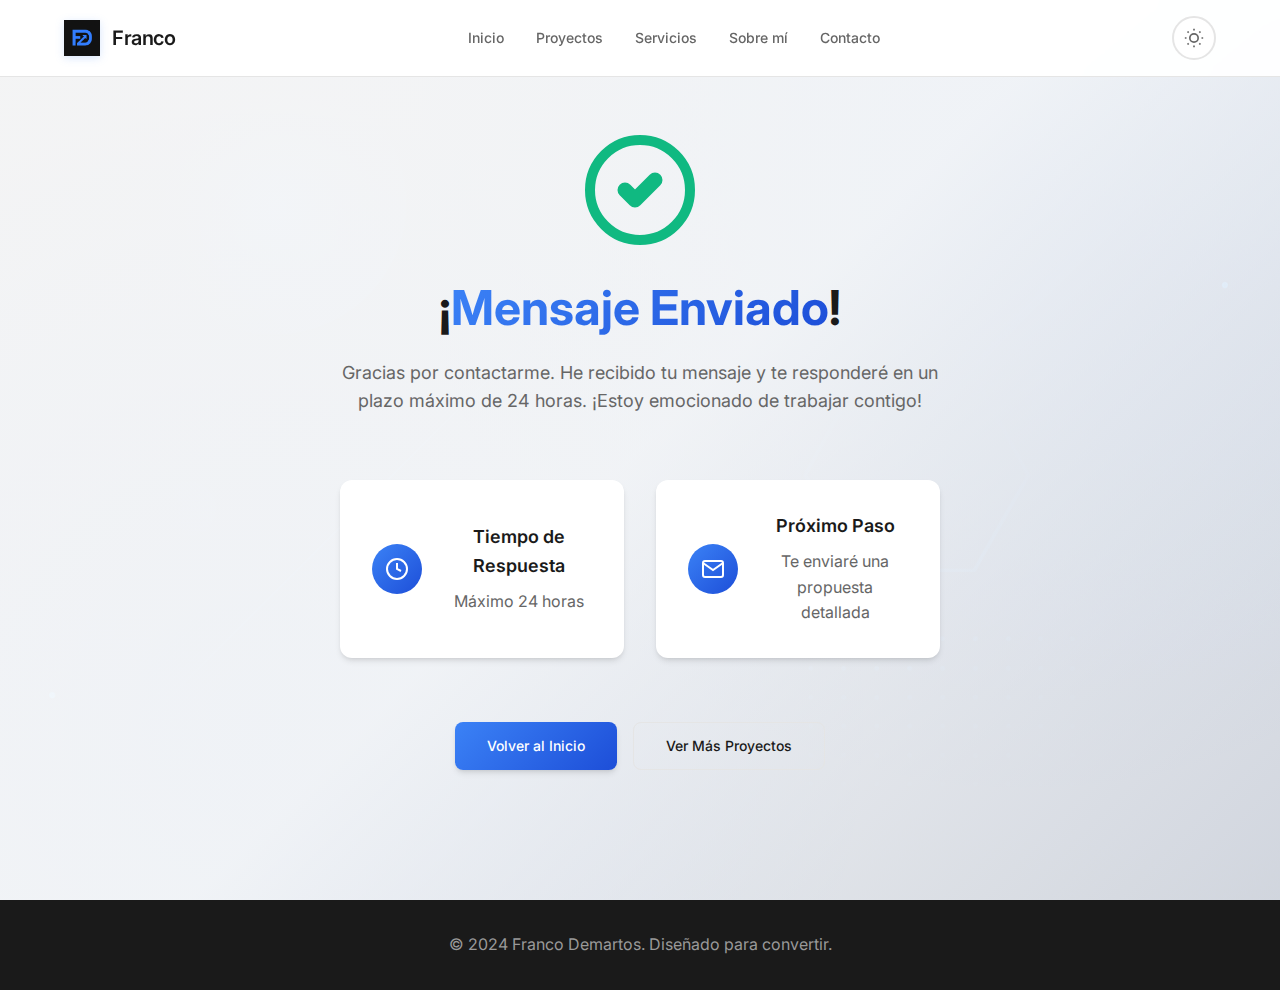
<file: thank-you.html>
<!DOCTYPE html>
<html lang="es">
<head>
    <meta charset="UTF-8">
    <meta name="viewport" content="width=device-width, initial-scale=1.0">
    <title>¡Mensaje Enviado! - Franco Demartos</title>
    <meta name="description" content="Gracias por contactarme. Te responderé pronto.">
    <meta name="robots" content="noindex, follow">
    
    <link rel="preconnect" href="https://fonts.googleapis.com">
    <link rel="preconnect" href="https://fonts.gstatic.com" crossorigin>
    <link href="https://fonts.googleapis.com/css2?family=Inter:wght@300;400;500;600;700&display=swap" rel="stylesheet">
    <link rel="stylesheet" href="styles.css">
</head>
<body>
    <!-- Navigation -->
    <nav class="nav">
        <div class="nav-container">
            <a href="/" class="nav-logo">
                <img src="assets/logo-fd.png" alt="Franco Demartos" class="logo">
                <span class="logo-text">Franco</span>
            </a>
            <ul class="nav-menu">
                <li><a href="/#home" class="nav-link">Inicio</a></li>
                <li><a href="/#projects" class="nav-link">Proyectos</a></li>
                <li><a href="/#services" class="nav-link">Servicios</a></li>
                <li><a href="/#about" class="nav-link">Sobre mí</a></li>
                <li><a href="/#contact" class="nav-link">Contacto</a></li>
            </ul>
            <div class="nav-actions">
                <button class="theme-toggle" id="themeToggle" aria-label="Cambiar tema">
                    <svg class="sun-icon" width="20" height="20" viewBox="0 0 24 24" fill="none" xmlns="http://www.w3.org/2000/svg">
                        <circle cx="12" cy="12" r="5" stroke="currentColor" stroke-width="2"/>
                        <path d="M12 1v2M12 21v2M4.22 4.22l1.42 1.42M18.36 18.36l1.42 1.42M1 12h2M21 12h2M4.22 19.78l1.42-1.42M18.36 5.64l1.42-1.42" stroke="currentColor" stroke-width="2"/>
                    </svg>
                    <svg class="moon-icon" width="20" height="20" viewBox="0 0 24 24" fill="none" xmlns="http://www.w3.org/2000/svg">
                        <path d="M21 12.79A9 9 0 1 1 11.21 3 7 7 0 0 0 21 12.79z" stroke="currentColor" stroke-width="2"/>
                    </svg>
                </button>
                <div class="nav-toggle">
                    <span class="bar"></span>
                    <span class="bar"></span>
                    <span class="bar"></span>
                </div>
            </div>
        </div>
    </nav>

    <!-- Thank You Section -->
    <section class="hero thank-you-section">
        <div class="container">
            <div class="hero-content">
                <div class="success-animation">
                    <svg width="120" height="120" viewBox="0 0 24 24" fill="none" xmlns="http://www.w3.org/2000/svg">
                        <circle cx="12" cy="12" r="10" stroke="#10b981" stroke-width="2" fill="none"/>
                        <path d="M9 12l2 2 4-4" stroke="#10b981" stroke-width="3" stroke-linecap="round" stroke-linejoin="round"/>
                    </svg>
                </div>
                
                <h1 class="hero-title">
                    ¡<span class="text-gradient">Mensaje Enviado</span>!
                </h1>
                <p class="hero-subtitle">
                    Gracias por contactarme. He recibido tu mensaje y te responderé 
                    en un plazo máximo de 24 horas. ¡Estoy emocionado de trabajar contigo!
                </p>
                
                <div class="thank-you-info">
                    <div class="info-card">
                        <div class="info-icon">
                            <svg width="24" height="24" viewBox="0 0 24 24" fill="none" xmlns="http://www.w3.org/2000/svg">
                                <circle cx="12" cy="12" r="10" stroke="currentColor" stroke-width="2"/>
                                <polyline points="12,6 12,12 16,14" stroke="currentColor" stroke-width="2"/>
                            </svg>
                        </div>
                        <div>
                            <h3>Tiempo de Respuesta</h3>
                            <p>Máximo 24 horas</p>
                        </div>
                    </div>
                    
                    <div class="info-card">
                        <div class="info-icon">
                            <svg width="24" height="24" viewBox="0 0 24 24" fill="none" xmlns="http://www.w3.org/2000/svg">
                                <path d="M4 4h16c1.1 0 2 .9 2 2v12c0 1.1-.9 2-2 2H4c-1.1 0-2-.9-2-2V6c0-1.1.9-2 2-2z" stroke="currentColor" stroke-width="2"/>
                                <polyline points="22,6 12,13 2,6" stroke="currentColor" stroke-width="2"/>
                            </svg>
                        </div>
                        <div>
                            <h3>Próximo Paso</h3>
                            <p>Te enviaré una propuesta detallada</p>
                        </div>
                    </div>
                </div>
                
                <div class="hero-cta">
                    <a href="/" class="btn btn-primary">Volver al Inicio</a>
                    <a href="/#projects" class="btn btn-secondary">Ver Más Proyectos</a>
                </div>
            </div>
        </div>
    </section>

    <!-- Footer -->
    <footer class="footer">
        <div class="container">
            <p>&copy; 2024 Franco Demartos. Diseñado para convertir.</p>
        </div>
    </footer>

    <script src="script.js"></script>
    
    <style>
        .thank-you-section {
            min-height: 100vh;
        }
        
        .success-animation {
            margin-bottom: var(--space-xl);
            animation: bounceIn 1s ease;
        }
        
        .success-animation svg {
            margin: 0 auto;
            display: block;
        }
        
        .thank-you-info {
            display: grid;
            grid-template-columns: repeat(auto-fit, minmax(280px, 1fr));
            gap: var(--space-xl);
            margin: var(--space-3xl) 0;
            max-width: 600px;
            margin-left: auto;
            margin-right: auto;
        }
        
        .info-card {
            background: white;
            padding: var(--space-xl);
            border-radius: var(--border-radius-lg);
            box-shadow: var(--shadow-md);
            display: flex;
            align-items: center;
            gap: var(--space-lg);
            transition: all var(--transition-normal);
        }
        
        .info-card:hover {
            transform: translateY(-5px);
            box-shadow: var(--shadow-lg);
        }
        
        .info-icon {
            width: 50px;
            height: 50px;
            background: var(--gradient);
            border-radius: 50%;
            display: flex;
            align-items: center;
            justify-content: center;
            flex-shrink: 0;
        }
        
        .info-icon svg {
            color: white;
        }
        
        .info-card h3 {
            font-size: var(--font-size-lg);
            font-weight: 600;
            color: var(--text-primary);
            margin-bottom: var(--space-xs);
        }
        
        .info-card p {
            color: var(--text-secondary);
            margin: 0;
        }
        
        @keyframes bounceIn {
            0% {
                opacity: 0;
                transform: scale(0.3);
            }
            50% {
                opacity: 1;
                transform: scale(1.1);
            }
            100% {
                opacity: 1;
                transform: scale(1);
            }
        }
        
        /* Dark mode styles */
        [data-theme="dark"] .thank-you-section {
            background: var(--dark-background);
        }
        
        [data-theme="dark"] .info-card {
            background: var(--dark-background-alt);
            border: 1px solid var(--dark-border-color);
        }
        
        [data-theme="dark"] .info-card h3 {
            color: var(--dark-text-primary);
        }
        
        [data-theme="dark"] .info-card p {
            color: var(--dark-text-secondary);
        }
        
        [data-theme="dark"] .success-animation svg circle {
            stroke: #10b981;
        }
        
        [data-theme="dark"] .success-animation svg path {
            stroke: #10b981;
        }
        
        @media (max-width: 768px) {
            .thank-you-info {
                grid-template-columns: 1fr;
                gap: var(--space-lg);
            }
            
            .info-card {
                padding: var(--space-lg);
                flex-direction: column;
                text-align: center;
                gap: var(--space-md);
            }
        }
    </style>
</body>
</html>
</file>
<file: styles.css>
:root {
    /* Light theme colors */
    --primary-color: #000000;
    --secondary-color: #666666;
    --accent-color: #3b82f6;
    --text-primary: #1a1a1a;
    --text-secondary: #666666;
    --text-light: #999999;
    --background: #ffffff;
    --background-alt: #fafafa;
    --border-color: #e5e5e5;
    --gradient: linear-gradient(135deg, #3b82f6 0%, #1d4ed8 100%);
    
    /* Dark theme colors */
    --dark-primary-color: #ffffff;
    --dark-secondary-color: #a1a1aa;
    --dark-accent-color: #60a5fa;
    --dark-text-primary: #f4f4f5;
    --dark-text-secondary: #a1a1aa;
    --dark-text-light: #71717a;
    --dark-background: #0f172a;
    --dark-background-alt: #1e293b;
    --dark-border-color: #334155;
    --dark-gradient: linear-gradient(135deg, #60a5fa 0%, #3b82f6 100%);
    
    /* Typography */
    --font-primary: 'Inter', -apple-system, BlinkMacSystemFont, sans-serif;
    --font-size-xs: 0.75rem;
    --font-size-sm: 0.875rem;
    --font-size-base: 1rem;
    --font-size-lg: 1.125rem;
    --font-size-xl: 1.25rem;
    --font-size-2xl: 1.5rem;
    --font-size-3xl: 1.875rem;
    --font-size-4xl: 2.25rem;
    --font-size-5xl: 3rem;
    
    /* Spacing */
    --space-xs: 0.5rem;
    --space-sm: 0.75rem;
    --space-md: 1rem;
    --space-lg: 1.5rem;
    --space-xl: 2rem;
    --space-2xl: 3rem;
    --space-3xl: 4rem;
    --space-4xl: 5rem;
    
    /* Layout */
    --container-max: 1200px;
    --container-padding: var(--space-lg);
    --border-radius: 8px;
    --border-radius-lg: 12px;
    
    /* Shadows */
    --shadow-sm: 0 1px 2px 0 rgb(0 0 0 / 0.05);
    --shadow-md: 0 4px 6px -1px rgb(0 0 0 / 0.1), 0 2px 4px -2px rgb(0 0 0 / 0.1);
    --shadow-lg: 0 10px 15px -3px rgb(0 0 0 / 0.1), 0 4px 6px -4px rgb(0 0 0 / 0.1);
    
    /* Transitions */
    --transition-fast: 0.15s ease;
    --transition-normal: 0.3s ease;
    --transition-slow: 0.5s ease;
}

/* Reset and Base Styles */
* {
    margin: 0;
    padding: 0;
    box-sizing: border-box;
}

html {
    scroll-behavior: smooth;
    font-size: 16px;
}

body {
    font-family: var(--font-primary);
    line-height: 1.6;
    color: var(--text-primary);
    background-color: var(--background);
    -webkit-font-smoothing: antialiased;
    -moz-osx-font-smoothing: grayscale;
}

img {
    max-width: 100%;
    height: auto;
    display: block;
}

a {
    color: inherit;
    text-decoration: none;
    transition: color var(--transition-fast);
}

/* Container */
.container {
    max-width: var(--container-max);
    margin: 0 auto;
    padding: 0 var(--container-padding);
}

/* Navigation */
.nav {
    position: fixed;
    top: 0;
    left: 0;
    width: 100%;
    background: rgba(255, 255, 255, 0.95);
    backdrop-filter: blur(10px);
    border-bottom: 1px solid var(--border-color);
    z-index: 1000;
    transition: all var(--transition-normal);
}

.nav-container {
    max-width: var(--container-max);
    margin: 0 auto;
    padding: var(--space-md) var(--container-padding);
    display: flex;
    justify-content: space-between;
    align-items: center;
}

.nav-logo {
    display: flex;
    align-items: center;
    gap: 0.75rem;
    text-decoration: none;
    transition: all 0.3s ease;
    cursor: pointer;
}

.nav-logo:hover {
    transform: translateY(-1px);
}

.nav-logo .logo {
    width: 36px;
    height: 36px;
    transition: all 0.3s cubic-bezier(0.4, 0, 0.2, 1);
    filter: drop-shadow(0 2px 4px rgba(59, 130, 246, 0.2));
}

.nav-logo:hover .logo {
    transform: rotate(5deg) scale(1.05);
    filter: drop-shadow(0 4px 8px rgba(59, 130, 246, 0.3));
}

.nav-logo .logo-text {
    font-size: 1.25rem;
    font-weight: 600;
    color: var(--text-primary);
    margin: 0;
    letter-spacing: -0.025em;
    transition: color 0.3s ease;
}

.nav-logo:hover .logo-text {
    color: var(--accent-color);
}

.nav-menu {
    display: flex;
    list-style: none;
    gap: var(--space-xl);
}

.nav-link {
    font-size: var(--font-size-sm);
    font-weight: 500;
    color: var(--text-secondary);
    transition: color var(--transition-fast);
    position: relative;
}

.nav-link:hover,
.nav-link.active {
    color: var(--accent-color);
}

.nav-link::after {
    content: '';
    position: absolute;
    bottom: -4px;
    left: 0;
    width: 0;
    height: 2px;
    background: var(--accent-color);
    transition: width var(--transition-normal);
}

.nav-link:hover::after {
    width: 100%;
}

.nav-toggle {
    display: none;
    flex-direction: column;
    cursor: pointer;
    gap: 4px;
}

.bar {
    width: 24px;
    height: 2px;
    background: var(--text-primary);
    transition: all var(--transition-normal);
}

/* Hero Section */
.hero {
    min-height: 100vh;
    display: flex;
    align-items: center;
    padding: var(--space-4xl) 0;
    background: var(--background);
    position: relative;
    overflow: hidden;
}

.hero::before {
    content: '';
    position: absolute;
    top: 0;
    left: 0;
    width: 100%;
    height: 100%;
    background-image: url('assets/background-hero.png');
    background-size: cover;
    background-position: center;
    background-repeat: no-repeat;
    opacity: 0.15;
    z-index: 0;
    pointer-events: none;
}

.hero::after {
    content: '';
    position: absolute;
    top: 0;
    left: 0;
    width: 100%;
    height: 100%;
    background: 
        linear-gradient(135deg, rgba(255, 255, 255, 0.7) 0%, rgba(248, 250, 252, 0.8) 50%, rgba(59, 130, 246, 0.05) 100%),
        radial-gradient(circle at 20% 80%, rgba(59, 130, 246, 0.08) 0%, transparent 50%),
        radial-gradient(circle at 80% 20%, rgba(59, 130, 246, 0.08) 0%, transparent 50%);
    z-index: 1;
    pointer-events: none;
}

.hero-content {
    position: relative;
    z-index: 2;
    text-align: center;
    max-width: 800px;
    margin: 0 auto;
}

.hero-title {
    font-size: var(--font-size-5xl);
    font-weight: 700;
    line-height: 1.1;
    margin-bottom: var(--space-lg);
    color: var(--text-primary);
}

.text-gradient {
    background: var(--gradient);
    background-clip: text;
    -webkit-background-clip: text;
    -webkit-text-fill-color: transparent;
    display: inline-block;
}

.hero-subtitle {
    font-size: var(--font-size-lg);
    color: var(--text-secondary);
    margin-bottom: var(--space-2xl);
    max-width: 600px;
    margin-left: auto;
    margin-right: auto;
}

.hero-cta {
    display: flex;
    gap: var(--space-md);
    justify-content: center;
    flex-wrap: wrap;
}

/* Buttons */
.btn {
    display: inline-flex;
    align-items: center;
    justify-content: center;
    padding: var(--space-sm) var(--space-xl);
    border-radius: var(--border-radius);
    font-size: var(--font-size-sm);
    font-weight: 500;
    text-decoration: none;
    transition: all var(--transition-normal);
    cursor: pointer;
    border: none;
    white-space: nowrap;
}

.btn-primary {
    background: var(--gradient);
    color: white;
    box-shadow: var(--shadow-md);
}

.btn-primary:hover {
    transform: translateY(-2px);
    box-shadow: var(--shadow-lg);
}

.btn-secondary {
    background: transparent;
    color: var(--text-primary);
    border: 1px solid var(--border-color);
}

.btn-secondary:hover {
    background: var(--background-alt);
    transform: translateY(-2px);
}

.btn-view {
    background: rgba(255, 255, 255, 0.95);
    color: var(--text-primary);
    padding: var(--space-sm) var(--space-lg);
    border-radius: 25px;
    font-size: var(--font-size-sm);
    font-weight: 600;
    border: 2px solid transparent;
    cursor: pointer;
    transition: all 0.4s cubic-bezier(0.25, 0.46, 0.45, 0.94);
    position: relative;
    overflow: hidden;
    backdrop-filter: blur(10px);
    transform: translateY(10px) scale(0.9);
    opacity: 0;
}

.project-card:hover .btn-view {
    transform: translateY(0) scale(1);
    opacity: 1;
    transition-delay: 0.2s;
}

.btn-view::before {
    content: '';
    position: absolute;
    top: 0;
    left: -100%;
    width: 100%;
    height: 100%;
    background: linear-gradient(90deg, transparent, rgba(255,255,255,0.4), transparent);
    transition: left 0.5s ease;
}

.btn-view:hover {
    background: white;
    transform: translateY(-3px) scale(1.1);
    box-shadow: 
        0 10px 25px rgba(0, 0, 0, 0.2),
        0 0 0 3px rgba(59, 130, 246, 0.3);
    border-color: var(--accent-color);
    color: var(--accent-color);
}

.btn-view:hover::before {
    left: 100%;
}

/* Section Styles */
section {
    padding: var(--space-4xl) 0;
}

.section-header {
    text-align: center;
    margin-bottom: var(--space-3xl);
    max-width: 600px;
    margin-left: auto;
    margin-right: auto;
}

.section-title {
    font-size: var(--font-size-3xl);
    font-weight: 600;
    color: var(--text-primary);
    margin-bottom: var(--space-md);
}

.section-subtitle {
    font-size: var(--font-size-lg);
    color: var(--text-secondary);
}

/* Projects Section */
.projects {
    background: var(--background-alt);
    position: relative;
    overflow: hidden;
}

.projects::before {
    content: '';
    position: absolute;
    top: 0;
    left: 0;
    width: 100%;
    height: 100%;
    background: 
        radial-gradient(circle at 70% 30%, rgba(59, 130, 246, 0.03) 0%, transparent 50%),
        radial-gradient(circle at 30% 70%, rgba(59, 130, 246, 0.03) 0%, transparent 50%);
    pointer-events: none;
}

.project-filter {
    display: flex;
    justify-content: center;
    gap: var(--space-md);
    margin-bottom: var(--space-3xl);
    flex-wrap: wrap;
    position: relative;
    z-index: 1;
}

.filter-btn {
    padding: var(--space-sm) var(--space-lg);
    background: white;
    border: 2px solid var(--border-color);
    border-radius: 25px;
    color: var(--text-secondary);
    font-size: var(--font-size-sm);
    font-weight: 500;
    cursor: pointer;
    transition: all var(--transition-normal);
    position: relative;
    overflow: hidden;
}

.filter-btn::before {
    content: '';
    position: absolute;
    top: 0;
    left: -100%;
    width: 100%;
    height: 100%;
    background: var(--gradient);
    transition: left 0.4s ease;
    z-index: -1;
}

.filter-btn:hover::before,
.filter-btn.active::before {
    left: 0;
}

.filter-btn:hover,
.filter-btn.active {
    color: white;
    border-color: var(--accent-color);
    transform: translateY(-2px);
    box-shadow: var(--shadow-md);
}


/* Enhanced overlay content */
.project-overlay-content {
    text-align: center;
    color: white;
    z-index: 4;
}

.overlay-title {
    font-size: var(--font-size-lg);
    font-weight: 600;
    margin-bottom: var(--space-sm);
    opacity: 0;
    transform: translateY(20px);
    transition: all 0.4s ease 0.1s;
}

.overlay-description {
    font-size: var(--font-size-sm);
    margin-bottom: var(--space-md);
    opacity: 0;
    transform: translateY(20px);
    transition: all 0.4s ease 0.2s;
    max-width: 280px;
    line-height: 1.5;
}

.project-card:hover .overlay-title,
.project-card:hover .overlay-description {
    opacity: 1;
    transform: translateY(0);
}

/* Interactive elements */
.project-tag {
    position: absolute;
    top: var(--space-md);
    right: var(--space-md);
    background: rgba(255, 255, 255, 0.9);
    color: var(--accent-color);
    padding: var(--space-xs) var(--space-sm);
    border-radius: 15px;
    font-size: var(--font-size-xs);
    font-weight: 600;
    text-transform: uppercase;
    letter-spacing: 0.5px;
    transform: scale(0);
    transition: transform 0.3s cubic-bezier(0.68, -0.55, 0.265, 1.55);
    z-index: 4;
}

.project-card:hover .project-tag {
    transform: scale(1);
}

/* Floating metrics animation */
@keyframes floatMetric {
    0%, 100% {
        transform: translateY(0);
    }
    50% {
        transform: translateY(-5px);
    }
}

.metric:nth-child(1) {
    animation: floatMetric 3s ease-in-out infinite;
    animation-delay: 0s;
}

.metric:nth-child(2) {
    animation: floatMetric 3s ease-in-out infinite;
    animation-delay: 0.5s;
}

/* Glow effect on hover */
@keyframes glow {
    0%, 100% {
        box-shadow: var(--shadow-sm);
    }
    50% {
        box-shadow: 
            0 0 20px rgba(59, 130, 246, 0.2),
            0 0 40px rgba(59, 130, 246, 0.1),
            var(--shadow-lg);
    }
}

.project-card.glow {
    animation: glow 2s ease-in-out infinite;
}

/* Staggered card entrance animation */
.project-card {
    opacity: 0;
    transform: translateY(60px);
    animation: cardEntrance 0.8s ease forwards;
}

.project-card:nth-child(1) { animation-delay: 0.1s; }
.project-card:nth-child(2) { animation-delay: 0.2s; }
.project-card:nth-child(3) { animation-delay: 0.3s; }
.project-card:nth-child(4) { animation-delay: 0.4s; }

@keyframes cardEntrance {
    0% {
        opacity: 0;
        transform: translateY(60px) rotateX(-15deg);
    }
    100% {
        opacity: 1;
        transform: translateY(0) rotateX(0deg);
    }
}

/* Enhanced filter buttons */
.filter-btn {
    padding: var(--space-sm) var(--space-lg);
    background: white;
    border: 2px solid var(--border-color);
    border-radius: 30px;
    color: var(--text-secondary);
    font-size: var(--font-size-sm);
    font-weight: 500;
    cursor: pointer;
    transition: all 0.4s cubic-bezier(0.25, 0.46, 0.45, 0.94);
    position: relative;
    overflow: hidden;
    z-index: 1;
}

.filter-btn::before {
    content: '';
    position: absolute;
    top: 50%;
    left: 50%;
    width: 0;
    height: 0;
    background: var(--gradient);
    border-radius: 50%;
    transform: translate(-50%, -50%);
    transition: all 0.4s ease;
    z-index: -1;
}

.filter-btn:hover::before,
.filter-btn.active::before {
    width: 300px;
    height: 300px;
}

.filter-btn:hover,
.filter-btn.active {
    color: white;
    border-color: var(--accent-color);
    transform: translateY(-3px) scale(1.05);
    box-shadow: 0 8px 25px rgba(59, 130, 246, 0.3);
}

/* Pulse effect for active filter */
.filter-btn.active {
    animation: pulse 2s infinite;
}

@keyframes pulse {
    0% {
        box-shadow: 0 8px 25px rgba(59, 130, 246, 0.3);
    }
    50% {
        box-shadow: 0 8px 35px rgba(59, 130, 246, 0.5);
    }
    100% {
        box-shadow: 0 8px 25px rgba(59, 130, 246, 0.3);
    }
}

/* Enhanced project grid */
.projects-grid {
    perspective: 1000px;
    display: grid;
    grid-template-columns: repeat(auto-fill, minmax(280px, 1fr));
    gap: var(--space-xl);
}

.project-card {
    background: white;
    border-radius: var(--border-radius-lg);
    overflow: hidden;
    box-shadow: var(--shadow-sm);
    transition: all 0.5s cubic-bezier(0.175, 0.885, 0.32, 1.275);
    opacity: 1;
    transform: translateY(0) rotateX(0deg) rotateY(0deg);
    position: relative;
    cursor: pointer;
    transform-style: preserve-3d;
}

.project-card:hover {
    transform: translateY(-20px) rotateX(10deg) rotateY(5deg) scale(1.02);
    box-shadow: 
        0 30px 60px rgba(0, 0, 0, 0.15),
        0 0 0 1px rgba(59, 130, 246, 0.1),
        inset 0 1px 0 rgba(255, 255, 255, 0.3);
}

.project-card.hidden {
    opacity: 0;
    transform: scale(0.8) translateY(50px) rotateX(-10deg);
    pointer-events: none;
    display: none;
}

.project-card.filtering-out {
    opacity: 0;
    transform: scale(0.9) translateY(40px);
    transition: all 0.3s ease-out;
}

.project-card.filtering-in {
    animation: filterIn 0.5s cubic-bezier(0.25, 0.46, 0.45, 0.94) forwards;
}

@keyframes filterIn {
    0% {
        opacity: 0;
        transform: scale(0.9) translateY(30px);
    }
    100% {
        opacity: 1;
        transform: scale(1) translateY(0);
    }
}

.project-card.shimmer {
    animation: shimmerEffect 2s ease-in-out;
}

@keyframes shimmerEffect {
    0% {
        box-shadow: var(--shadow-sm);
    }
    50% {
        box-shadow: 0 0 30px rgba(59, 130, 246, 0.3);
    }
    100% {
        box-shadow: var(--shadow-sm);
    }
}

.project-image {
    position: relative;
    aspect-ratio: 16/10;
    overflow: hidden;
    background: var(--background-alt);
}

.project-image img {
    width: 100%;
    height: 100%;
    object-fit: cover;
    transition: all 0.6s cubic-bezier(0.25, 0.46, 0.45, 0.94);
    filter: grayscale(20%) brightness(0.9);
}

.project-overlay {
    position: absolute;
    top: 0;
    left: 0;
    width: 100%;
    height: 100%;
    background: linear-gradient(
        135deg, 
        rgba(59, 130, 246, 0.8) 0%, 
        rgba(29, 78, 216, 0.9) 50%,
        rgba(0, 0, 0, 0.8) 100%
    );
    display: flex;
    flex-direction: column;
    align-items: center;
    justify-content: center;
    opacity: 0;
    transform: translateY(30px) scale(0.9);
    transition: all 0.5s cubic-bezier(0.25, 0.46, 0.45, 0.94);
    z-index: 3;
}

.project-card:hover .project-overlay {
    opacity: 1;
    transform: translateY(0) scale(1);
}

.project-card:hover .project-image img {
    transform: scale(1.2) rotate(3deg);
    filter: grayscale(0%) brightness(1.1);
}

.project-info {
    padding: var(--space-lg);
    position: relative;
    z-index: 2;
    background: white;
    transform: translateY(0);
    transition: all var(--transition-normal);
}

.project-title {
    font-size: var(--font-size-xl);
    font-weight: 600;
    color: var(--text-primary);
    margin-bottom: var(--space-xs);
    transition: all var(--transition-normal);
    position: relative;
}

.project-title::after {
    content: '';
    position: absolute;
    bottom: -5px;
    left: 0;
    width: 0;
    height: 3px;
    background: var(--gradient);
    border-radius: 2px;
    transition: width 0.4s ease;
}

.project-card:hover .project-title::after {
    width: 100%;
}

.project-category {
    font-size: var(--font-size-sm);
    color: var(--text-light);
    margin-bottom: var(--space-md);
    text-transform: uppercase;
    letter-spacing: 0.5px;
    position: relative;
    display: inline-block;
    padding: var(--space-xs) var(--space-sm);
    background: var(--background-alt);
    border-radius: 15px;
    transition: all var(--transition-normal);
}

.project-card:hover .project-category {
    background: rgba(59, 130, 246, 0.1);
    color: var(--accent-color);
    transform: scale(1.05);
}

.project-metrics {
    display: flex;
    gap: var(--space-md);
    flex-wrap: wrap;
}

.metric {
    font-size: var(--font-size-xs);
    color: var(--text-secondary);
    padding: var(--space-xs) var(--space-sm);
    background: var(--background-alt);
    border-radius: 20px;
    transition: all 0.4s cubic-bezier(0.25, 0.46, 0.45, 0.94);
    transform: translateY(0) scale(1);
    border: 1px solid transparent;
}

.project-card:hover .metric {
    transform: translateY(-5px) scale(1.05);
    background: white;
    border-color: rgba(59, 130, 246, 0.2);
    box-shadow: var(--shadow-sm);
}

.metric strong {
    color: var(--accent-color);
    font-weight: 700;
    display: block;
    font-size: var(--font-size-sm);
    margin-bottom: 2px;
    transition: color var(--transition-normal);
}

.project-card:hover .metric strong {
    color: var(--accent-color);
    text-shadow: 0 0 10px rgba(59, 130, 246, 0.3);
}

/* Services Section */
.services {
    background: var(--background);
    position: relative;
}

.services::before {
    content: '';
    position: absolute;
    top: 0;
    left: 0;
    width: 100%;
    height: 100%;
    background: 
        radial-gradient(circle at 20% 20%, rgba(59, 130, 246, 0.02) 0%, transparent 50%),
        radial-gradient(circle at 80% 80%, rgba(59, 130, 246, 0.02) 0%, transparent 50%);
    pointer-events: none;
}

.services-grid {
    display: grid;
    grid-template-columns: repeat(auto-fit, minmax(320px, 1fr));
    gap: var(--space-2xl);
    margin-bottom: var(--space-4xl);
    position: relative;
    z-index: 1;
}

.service-card {
    background: white;
    padding: var(--space-2xl);
    border-radius: var(--border-radius-lg);
    box-shadow: var(--shadow-sm);
    transition: all 0.4s cubic-bezier(0.175, 0.885, 0.32, 1.275);
    position: relative;
    overflow: hidden;
    border: 1px solid var(--border-color);
}

.service-card::before {
    content: '';
    position: absolute;
    top: 0;
    left: 0;
    width: 100%;
    height: 100%;
    background: linear-gradient(135deg, rgba(59, 130, 246, 0.02) 0%, transparent 50%);
    opacity: 0;
    transition: opacity var(--transition-normal);
}

.service-card:hover {
    transform: translateY(-10px) scale(1.02);
    box-shadow: 
        0 20px 40px rgba(0, 0, 0, 0.1),
        0 0 0 1px rgba(59, 130, 246, 0.1);
}

.service-card:hover::before {
    opacity: 1;
}

.service-card.featured {
    transform: scale(1.05);
    border: 2px solid var(--accent-color);
    box-shadow: 
        0 15px 35px rgba(59, 130, 246, 0.15),
        var(--shadow-md);
}

.service-card.featured:hover {
    transform: translateY(-10px) scale(1.07);
}

.service-badge {
    position: absolute;
    top: -10px;
    right: var(--space-lg);
    background: var(--gradient);
    color: white;
    padding: var(--space-xs) var(--space-md);
    border-radius: 20px;
    font-size: var(--font-size-xs);
    font-weight: 600;
    text-transform: uppercase;
    letter-spacing: 0.5px;
    box-shadow: var(--shadow-md);
}

.service-icon {
    width: 60px;
    height: 60px;
    background: var(--gradient);
    border-radius: 50%;
    display: flex;
    align-items: center;
    justify-content: center;
    margin-bottom: var(--space-lg);
    transition: all var(--transition-normal);
}

.service-icon svg {
    color: white;
    transition: transform var(--transition-normal);
}

.service-card:hover .service-icon {
    transform: scale(1.1) rotate(5deg);
    box-shadow: 0 8px 25px rgba(59, 130, 246, 0.3);
}

.service-card:hover .service-icon svg {
    transform: scale(1.1);
}

.service-title {
    font-size: var(--font-size-xl);
    font-weight: 600;
    color: var(--text-primary);
    margin-bottom: var(--space-md);
    transition: color var(--transition-normal);
}

.service-card:hover .service-title {
    color: var(--accent-color);
}

.service-description {
    color: var(--text-secondary);
    line-height: 1.6;
    margin-bottom: var(--space-lg);
}

.service-features {
    list-style: none;
    margin-bottom: var(--space-xl);
}

.service-features li {
    padding: var(--space-xs) 0;
    color: var(--text-secondary);
    position: relative;
    padding-left: var(--space-lg);
    transition: all var(--transition-fast);
}

.service-features li::before {
    content: '✓';
    position: absolute;
    left: 0;
    color: var(--accent-color);
    font-weight: 600;
    transition: transform var(--transition-fast);
}

.service-card:hover .service-features li::before {
    transform: scale(1.2);
}

.service-card:hover .service-features li {
    color: var(--text-primary);
    transform: translateX(5px);
}

.service-price {
    margin-bottom: var(--space-lg);
    text-align: center;
    padding: var(--space-md) 0;
    border-top: 1px solid var(--border-color);
    border-bottom: 1px solid var(--border-color);
}

.price-from {
    font-size: var(--font-size-sm);
    color: var(--text-light);
    display: block;
    margin-bottom: var(--space-xs);
}

.price-amount {
    font-size: var(--font-size-3xl);
    font-weight: 700;
    color: var(--accent-color);
    display: block;
}

.price-currency {
    font-size: var(--font-size-sm);
    color: var(--text-secondary);
    font-weight: 500;
    margin-left: var(--space-xs);
}

.service-note {
    margin-top: var(--space-md);
    text-align: center;
    padding: var(--space-sm) var(--space-md);
    background: rgba(59, 130, 246, 0.05);
    border-radius: var(--border-radius);
    border: 1px solid rgba(59, 130, 246, 0.1);
}

.service-note small {
    color: var(--text-secondary);
    font-size: var(--font-size-xs);
    line-height: 1.4;
    display: block;
}

.service-btn {
    width: 100%;
    justify-content: center;
    font-weight: 600;
    transition: all var(--transition-normal);
}

.service-card:hover .service-btn {
    transform: translateY(-2px);
    box-shadow: 0 8px 25px rgba(59, 130, 246, 0.3);
}

/* Process Section */
.process-section {
    margin-top: var(--space-4xl);
    padding-top: var(--space-3xl);
    border-top: 1px solid var(--border-color);
    position: relative;
    z-index: 1;
}

.process-title {
    text-align: center;
    font-size: var(--font-size-2xl);
    font-weight: 600;
    color: var(--text-primary);
    margin-bottom: var(--space-2xl);
}

.process-steps {
    display: grid;
    grid-template-columns: repeat(auto-fit, minmax(250px, 1fr));
    gap: var(--space-xl);
}

.process-step {
    text-align: center;
    position: relative;
    padding: var(--space-lg);
    transition: all var(--transition-normal);
}

.process-step:hover {
    transform: translateY(-5px);
}

.step-number {
    width: 60px;
    height: 60px;
    background: var(--gradient);
    color: white;
    border-radius: 50%;
    display: flex;
    align-items: center;
    justify-content: center;
    font-size: var(--font-size-lg);
    font-weight: 700;
    margin: 0 auto var(--space-md);
    transition: all var(--transition-normal);
    box-shadow: var(--shadow-sm);
}

.process-step:hover .step-number {
    transform: scale(1.1) rotate(10deg);
    box-shadow: 0 8px 25px rgba(59, 130, 246, 0.3);
}

.process-step h4 {
    font-size: var(--font-size-lg);
    font-weight: 600;
    color: var(--text-primary);
    margin-bottom: var(--space-sm);
    transition: color var(--transition-normal);
}

.process-step:hover h4 {
    color: var(--accent-color);
}

.process-step p {
    color: var(--text-secondary);
    line-height: 1.6;
    transition: color var(--transition-normal);
}

.process-step:hover p {
    color: var(--text-primary);
}

/* About Section */
.about-content {
    display: grid;
    grid-template-columns: 1fr 1fr;
    gap: var(--space-3xl);
    align-items: center;
}

.about-description {
    font-size: var(--font-size-lg);
    color: var(--text-secondary);
    margin-bottom: var(--space-xl);
    line-height: 1.7;
}

.about-skills h3 {
    font-size: var(--font-size-xl);
    font-weight: 600;
    color: var(--text-primary);
    margin-bottom: var(--space-md);
}

.skills-list {
    list-style: none;
}

.skills-list li {
    padding: var(--space-xs) 0;
    color: var(--text-secondary);
    position: relative;
    padding-left: var(--space-lg);
}

.skills-list li::before {
    content: '→';
    position: absolute;
    left: 0;
    color: var(--accent-color);
    font-weight: 600;
}

/* Education Section */
.about-education {
    margin-top: var(--space-2xl);
}

.about-education h3 {
    font-size: var(--font-size-xl);
    font-weight: 600;
    color: var(--text-primary);
    margin-bottom: var(--space-md);
}

.education-item {
    padding: var(--space-lg);
    background: white;
    border-radius: var(--border-radius-lg);
    border-left: 4px solid var(--accent-color);
    box-shadow: var(--shadow-sm);
    transition: all var(--transition-normal);
    position: relative;
    overflow: hidden;
}

.education-item::before {
    content: '';
    position: absolute;
    top: 0;
    left: 0;
    width: 0;
    height: 100%;
    background: linear-gradient(90deg, rgba(59, 130, 246, 0.05), transparent);
    transition: width 0.4s ease;
}

.education-item:hover {
    transform: translateY(-3px);
    box-shadow: var(--shadow-lg);
    border-left-color: var(--accent-color);
}

.education-item:hover::before {
    width: 100%;
}

.education-item strong {
    color: var(--text-primary);
    font-size: var(--font-size-lg);
    display: block;
    margin-bottom: var(--space-xs);
    transition: color var(--transition-normal);
}

.education-details {
    color: var(--text-secondary);
    font-size: var(--font-size-sm);
    font-style: italic;
    transition: color var(--transition-normal);
}

.education-item:hover .education-details {
    color: var(--accent-color);
}

.about-stats {
    display: grid;
    grid-template-columns: 1fr;
    gap: var(--space-xl);
}

.stat {
    text-align: center;
    padding: var(--space-xl);
    background: white;
    border-radius: var(--border-radius-lg);
    box-shadow: var(--shadow-sm);
}

.stat-number {
    font-size: var(--font-size-4xl);
    font-weight: 700;
    color: var(--accent-color);
    margin-bottom: var(--space-xs);
}

.stat-label {
    color: var(--text-secondary);
    font-size: var(--font-size-sm);
}

/* Contact Section */
.contact {
    background: var(--background-alt);
}

.contact-content {
    display: grid;
    grid-template-columns: 1fr 1fr;
    gap: var(--space-3xl);
    align-items: start;
}

.contact-description {
    font-size: var(--font-size-lg);
    color: var(--text-secondary);
    margin-bottom: var(--space-xl);
    line-height: 1.7;
}

.contact-details {
    display: flex;
    flex-direction: column;
    gap: var(--space-md);
}

.contact-item {
    color: var(--text-secondary);
}

.contact-item strong {
    color: var(--text-primary);
    display: inline-block;
    min-width: 80px;
}

.contact-item a {
    color: var(--accent-color);
}

.contact-item a:hover {
    text-decoration: underline;
}

/* Contact Form */
.contact-form {
    background: white;
    padding: var(--space-2xl);
    border-radius: var(--border-radius-lg);
    box-shadow: var(--shadow-md);
}

.form-group {
    margin-bottom: var(--space-lg);
}

.form-group label {
    display: block;
    margin-bottom: var(--space-xs);
    font-weight: 500;
    color: var(--text-primary);
}

.form-group input,
.form-group textarea {
    width: 100%;
    padding: var(--space-sm) var(--space-md);
    border: 1px solid var(--border-color);
    border-radius: var(--border-radius);
    font-family: inherit;
    font-size: var(--font-size-base);
    transition: border-color var(--transition-fast);
    background: var(--background);
}

.form-group input:focus,
.form-group textarea:focus {
    outline: none;
    border-color: var(--accent-color);
    box-shadow: 0 0 0 3px rgba(59, 130, 246, 0.1);
}

.form-group textarea {
    resize: vertical;
    min-height: 120px;
}

/* Form validation states */
.form-group input.error,
.form-group textarea.error {
    border-color: #ef4444;
    box-shadow: 0 0 0 3px rgba(239, 68, 68, 0.1);
}

.form-group input:valid,
.form-group textarea:valid {
    border-color: #10b981;
}

/* Loading button state */
.btn.loading {
    position: relative;
    color: transparent;
    pointer-events: none;
}

.btn.loading::after {
    content: '';
    position: absolute;
    width: 20px;
    height: 20px;
    top: 50%;
    left: 50%;
    margin: -10px 0 0 -10px;
    border: 2px solid transparent;
    border-top-color: #ffffff;
    border-radius: 50%;
    animation: spin 1s linear infinite;
}

@keyframes spin {
    0% { transform: rotate(0deg); }
    100% { transform: rotate(360deg); }
}

/* Shake animation for errors */
@keyframes shake {
    0%, 100% { transform: translateX(0); }
    10%, 30%, 50%, 70%, 90% { transform: translateX(-5px); }
    20%, 40%, 60%, 80% { transform: translateX(5px); }
}

/* Enhanced form focus states */
.form-group input:focus,
.form-group textarea:focus {
    outline: none;
    border-color: var(--accent-color);
    box-shadow: 0 0 0 3px rgba(59, 130, 246, 0.1);
    transform: translateY(-2px);
}

/* Form success feedback */
.form-group input.success,
.form-group textarea.success {
    border-color: #10b981;
    box-shadow: 0 0 0 3px rgba(16, 185, 129, 0.1);
}

/* Form status and error messages */
.form-status {
    margin-bottom: var(--space-lg);
    display: none;
}

.error-message {
    color: #ef4444;
    font-size: var(--font-size-sm);
    margin-top: var(--space-xs);
    display: none;
}

.error-message-global {
    display: flex;
    align-items: center;
    gap: var(--space-xs);
    padding: var(--space-sm) var(--space-md);
    background: rgba(239, 68, 68, 0.1);
    border: 1px solid rgba(239, 68, 68, 0.3);
    border-radius: var(--border-radius);
    color: #ef4444;
    font-size: var(--font-size-sm);
    animation: shake 0.3s ease-in-out;
}

.error-message-global svg {
    flex-shrink: 0;
}

/* Form input animations */
.form-group input,
.form-group textarea {
    transition: all var(--transition-normal);
}

.form-group input.error,
.form-group textarea.error {
    animation: shake 0.5s ease-in-out;
}

/* Footer */
.footer {
    padding: var(--space-xl) 0;
    background: var(--text-primary);
    color: var(--text-light);
    text-align: center;
}

/* Modal */
.modal {
    display: none;
    position: fixed;
    z-index: 2000;
    left: 0;
    top: 0;
    width: 100%;
    height: 100%;
    background-color: rgba(0, 0, 0, 0.8);
    opacity: 0;
    transition: opacity var(--transition-normal);
}

.modal.show {
    display: flex;
    align-items: center;
    justify-content: center;
    opacity: 1;
}

.modal-content {
    background: white;
    padding: var(--space-2xl);
    border-radius: var(--border-radius-lg);
    max-width: 800px;
    width: 90%;
    max-height: 90vh;
    overflow-y: auto;
    position: relative;
    transform: scale(0.8);
    transition: transform var(--transition-normal);
}

.modal.show .modal-content {
    transform: scale(1);
}

.modal-close {
    position: absolute;
    top: var(--space-md);
    right: var(--space-lg);
    font-size: var(--font-size-2xl);
    cursor: pointer;
    color: var(--text-light);
    transition: color var(--transition-fast);
}

.modal-close:hover {
    color: var(--text-primary);
}

/* Responsive Design */
@media (max-width: 768px) {
    :root {
        --container-padding: var(--space-md);
    }
    
    .nav-logo .logo {
        width: 32px;
        height: 32px;
    }
    
    .nav-logo .logo-text {
        font-size: 1.125rem;
    }
    
    .nav-menu {
        position: fixed;
        left: -100%;
        top: 70px;
        flex-direction: column;
        background: white;
        width: 100%;
        text-align: center;
        transition: 0.3s;
        box-shadow: var(--shadow-lg);
        padding: var(--space-xl);
    }
    
    .nav-menu.active {
        left: 0;
    }
    
    .nav-toggle {
        display: flex;
    }
    
    .nav-toggle.active .bar:nth-child(2) {
        opacity: 0;
    }
    
    .nav-toggle.active .bar:nth-child(1) {
        transform: translateY(6px) rotate(45deg);
    }
    
    .nav-toggle.active .bar:nth-child(3) {
        transform: translateY(-6px) rotate(-45deg);
    }
    
    .hero-title {
        font-size: var(--font-size-4xl);
    }
    
    .hero-subtitle {
        font-size: var(--font-size-base);
    }
    
    .hero-cta {
        flex-direction: column;
        align-items: center;
    }
    
    .projects-grid {
        grid-template-columns: 1fr;
        gap: var(--space-xl);
    }
    
    .about-content,
    .contact-content {
        grid-template-columns: 1fr;
        gap: var(--space-xl);
    }
    
    .services-grid {
        grid-template-columns: 1fr;
        gap: var(--space-xl);
    }
    
    .process-steps {
        grid-template-columns: repeat(2, 1fr);
        gap: var(--space-md);
    }
    
    .about-stats {
        grid-template-columns: 1fr;
        gap: var(--space-md);
    }
    
    .project-filter {
        gap: var(--space-xs);
    }
    
    .filter-btn {
        font-size: var(--font-size-xs);
        padding: var(--space-xs) var(--space-sm);
    }
}

@media (max-width: 480px) {
    .hero-title {
        font-size: var(--font-size-3xl);
    }
    
    .section-title {
        font-size: var(--font-size-2xl);
    }
    
    .modal-content {
        width: 95%;
        padding: var(--space-lg);
    }
}

/* Animation Classes */
.fade-in {
    animation: fadeIn 0.6s ease forwards;
}

.slide-up {
    animation: slideUp 0.6s ease forwards;
}

@keyframes fadeIn {
    from {
        opacity: 0;
    }
    to {
        opacity: 1;
    }
}

@keyframes slideUp {
    from {
        opacity: 0;
        transform: translateY(30px);
    }
    to {
        opacity: 1;
        transform: translateY(0);
    }
}

/* Project card micro-interactions */
@keyframes cardPop {
    0% {
        transform: scale(1);
    }
    50% {
        transform: scale(1.05);
    }
    100% {
        transform: scale(1);
    }
}

@keyframes shimmer {
    0% {
        background-position: -1000px 0;
    }
    100% {
        background-position: 1000px 0;
    }
}

.project-card.pop {
    animation: cardPop 0.6s ease;
}

.project-card.shimmer::after {
    content: '';
    position: absolute;
    top: 0;
    left: 0;
    width: 100%;
    height: 100%;
    background: linear-gradient(
        90deg,
        transparent,
        rgba(255, 255, 255, 0.2),
        transparent
    );
    background-size: 1000px 100%;
    animation: shimmer 2s infinite;
    pointer-events: none;
}

/* Interactive cursor effects */
@media (pointer: fine) {
    .project-card {
        transition: all 0.3s cubic-bezier(0.25, 0.46, 0.45, 0.94);
    }
    
    .project-card:hover {
        cursor: pointer;
    }
    
    .btn-view {
        cursor: pointer;
        will-change: transform;
    }
}

/* Magnetic hover effect for buttons */
.filter-btn {
    will-change: transform;
    transform-origin: center;
}

.filter-btn.magnetic {
    transform: translate(var(--mouse-x, 0), var(--mouse-y, 0)) scale(1.05);
}

/* Floating animation for project tags */
.project-tag {
    animation: floatTag 4s ease-in-out infinite;
}

@keyframes floatTag {
    0%, 100% {
        transform: translateY(0) scale(1);
    }
    25% {
        transform: translateY(-3px) scale(1.02);
    }
    50% {
        transform: translateY(0) scale(1);
    }
    75% {
        transform: translateY(-1px) scale(0.98);
    }
}

/* Enhanced click ripple effect */
.ripple {
    position: relative;
    overflow: hidden;
}

.ripple::before {
    content: '';
    position: absolute;
    top: 50%;
    left: 50%;
    width: 0;
    height: 0;
    border-radius: 50%;
    background: rgba(255, 255, 255, 0.5);
    transform: translate(-50%, -50%);
    transition: width 0.6s, height 0.6s;
}

.ripple.active::before {
    width: 300px;
    height: 300px;
}

/* Advanced hover states for metrics */
.metric {
    position: relative;
    overflow: hidden;
}

.metric::before {
    content: '';
    position: absolute;
    top: 0;
    left: -100%;
    width: 100%;
    height: 100%;
    background: linear-gradient(90deg, transparent, rgba(59, 130, 246, 0.1), transparent);
    transition: left 0.5s ease;
}

.metric:hover::before {
    left: 100%;
}

/* Project grid masonry effect on load */
.projects-grid.loading .project-card {
    opacity: 0;
    transform: translateY(80px) scale(0.8);
}

.projects-grid.loaded .project-card {
    animation: cardMasonryEntrance 0.8s cubic-bezier(0.25, 0.46, 0.45, 0.94) forwards;
}

@keyframes cardMasonryEntrance {
    0% {
        opacity: 0;
        transform: translateY(80px) scale(0.8) rotateX(-20deg);
    }
    50% {
        opacity: 0.7;
        transform: translateY(20px) scale(0.95) rotateX(-5deg);
    }
    100% {
        opacity: 1;
        transform: translateY(0) scale(1) rotateX(0deg);
    }
}

/* Loading States */
.loading {
    opacity: 0.6;
    pointer-events: none;
}

/* Utility Classes */
.text-center {
    text-align: center;
}

.mb-0 { margin-bottom: 0; }
.mb-sm { margin-bottom: var(--space-sm); }
.mb-md { margin-bottom: var(--space-md); }
.mb-lg { margin-bottom: var(--space-lg); }
.mb-xl { margin-bottom: var(--space-xl); }

.mt-0 { margin-top: 0; }
.mt-sm { margin-top: var(--space-sm); }
.mt-md { margin-top: var(--space-md); }
.mt-lg { margin-top: var(--space-lg); }
.mt-xl { margin-top: var(--space-xl); }

/* Dark Mode */
[data-theme="dark"] {
    --primary-color: var(--dark-primary-color);
    --secondary-color: var(--dark-secondary-color);
    --accent-color: var(--dark-accent-color);
    --text-primary: var(--dark-text-primary);
    --text-secondary: var(--dark-text-secondary);
    --text-light: var(--dark-text-light);
    --background: var(--dark-background);
    --background-alt: var(--dark-background-alt);
    --border-color: var(--dark-border-color);
    --gradient: var(--dark-gradient);
    
    /* Dark mode specific shadows */
    --shadow-sm: 0 1px 2px 0 rgb(0 0 0 / 0.2);
    --shadow-md: 0 4px 6px -1px rgb(0 0 0 / 0.3), 0 2px 4px -2px rgb(0 0 0 / 0.3);
    --shadow-lg: 0 10px 15px -3px rgb(0 0 0 / 0.4), 0 4px 6px -4px rgb(0 0 0 / 0.4);
}

[data-theme="dark"] .nav {
    background: rgba(15, 23, 42, 0.95);
}

[data-theme="dark"] .nav-menu {
    background: var(--dark-background);
}

/* Dark mode hero background */
[data-theme="dark"] .hero::before {
    opacity: 0.25;
    filter: brightness(0.8) contrast(1.2);
}

[data-theme="dark"] .hero::after {
    background: 
        linear-gradient(135deg, rgba(15, 23, 42, 0.9) 0%, rgba(30, 41, 59, 0.8) 50%, rgba(96, 165, 250, 0.1) 100%),
        radial-gradient(circle at 20% 80%, rgba(96, 165, 250, 0.15) 0%, transparent 50%),
        radial-gradient(circle at 80% 20%, rgba(96, 165, 250, 0.15) 0%, transparent 50%);
}

[data-theme="dark"] .project-card,
[data-theme="dark"] .service-card,
[data-theme="dark"] .stat,
[data-theme="dark"] .contact-form,
[data-theme="dark"] .modal-content {
    background: var(--dark-background-alt);
}

[data-theme="dark"] .project-info,
[data-theme="dark"] .filter-btn {
    background: var(--dark-background-alt);
}

[data-theme="dark"] .footer {
    background: var(--dark-background);
}

[data-theme="dark"] .btn-view {
    background: rgba(30, 41, 59, 0.95);
    color: var(--dark-text-primary);
}

[data-theme="dark"] .btn-view:hover {
    background: var(--dark-background-alt);
    color: var(--dark-accent-color);
}

[data-theme="dark"] .project-tag {
    background: rgba(30, 41, 59, 0.9);
    color: var(--dark-accent-color);
}

/* Dark mode education section fixes */
[data-theme="dark"] .education-item {
    background: var(--dark-background-alt);
    border-left-color: var(--dark-accent-color);
}

[data-theme="dark"] .education-item strong {
    color: var(--dark-text-primary);
}

[data-theme="dark"] .education-details {
    color: var(--dark-text-secondary);
}

[data-theme="dark"] .education-item:hover .education-details {
    color: var(--dark-accent-color);
}

[data-theme="dark"] .education-item:hover strong {
    color: var(--dark-text-primary);
}

/* Dark mode form inputs */
[data-theme="dark"] .form-group input,
[data-theme="dark"] .form-group textarea {
    background: var(--dark-background-alt);
    border-color: var(--dark-border-color);
    color: var(--dark-text-primary);
}

[data-theme="dark"] .form-group input::placeholder,
[data-theme="dark"] .form-group textarea::placeholder {
    color: var(--dark-text-light);
}

[data-theme="dark"] .form-group input:focus,
[data-theme="dark"] .form-group textarea:focus {
    border-color: var(--dark-accent-color);
    box-shadow: 0 0 0 3px rgba(96, 165, 250, 0.1);
}

[data-theme="dark"] .form-group label {
    color: var(--dark-text-primary);
}

/* Theme Toggle */
.nav-actions {
    display: flex;
    align-items: center;
    gap: var(--space-md);
}

.theme-toggle {
    position: relative;
    width: 44px;
    height: 44px;
    border: 2px solid var(--border-color);
    border-radius: 50%;
    background: var(--background);
    cursor: pointer;
    display: flex;
    align-items: center;
    justify-content: center;
    transition: all var(--transition-normal);
    overflow: hidden;
}

.theme-toggle::before {
    content: '';
    position: absolute;
    top: 0;
    left: 0;
    width: 100%;
    height: 100%;
    background: var(--gradient);
    border-radius: 50%;
    opacity: 0;
    transition: opacity var(--transition-normal);
    z-index: -1;
}

.theme-toggle:hover {
    transform: scale(1.1) rotate(10deg);
    border-color: var(--accent-color);
}

.theme-toggle:hover::before {
    opacity: 0.1;
}

.theme-toggle svg {
    position: absolute;
    color: var(--text-secondary);
    transition: all var(--transition-normal);
}

.theme-toggle:hover svg {
    color: var(--accent-color);
    transform: scale(1.1);
}

.sun-icon {
    opacity: 1;
    transform: rotate(0deg) scale(1);
}

.moon-icon {
    opacity: 0;
    transform: rotate(90deg) scale(0.8);
}

[data-theme="dark"] .sun-icon {
    opacity: 0;
    transform: rotate(-90deg) scale(0.8);
}

[data-theme="dark"] .moon-icon {
    opacity: 1;
    transform: rotate(0deg) scale(1);
}

/* Theme transition animation */
body {
    transition: background-color 0.3s ease, color 0.3s ease;
}

* {
    transition: background-color 0.3s ease, color 0.3s ease, border-color 0.3s ease;
}
</file>
